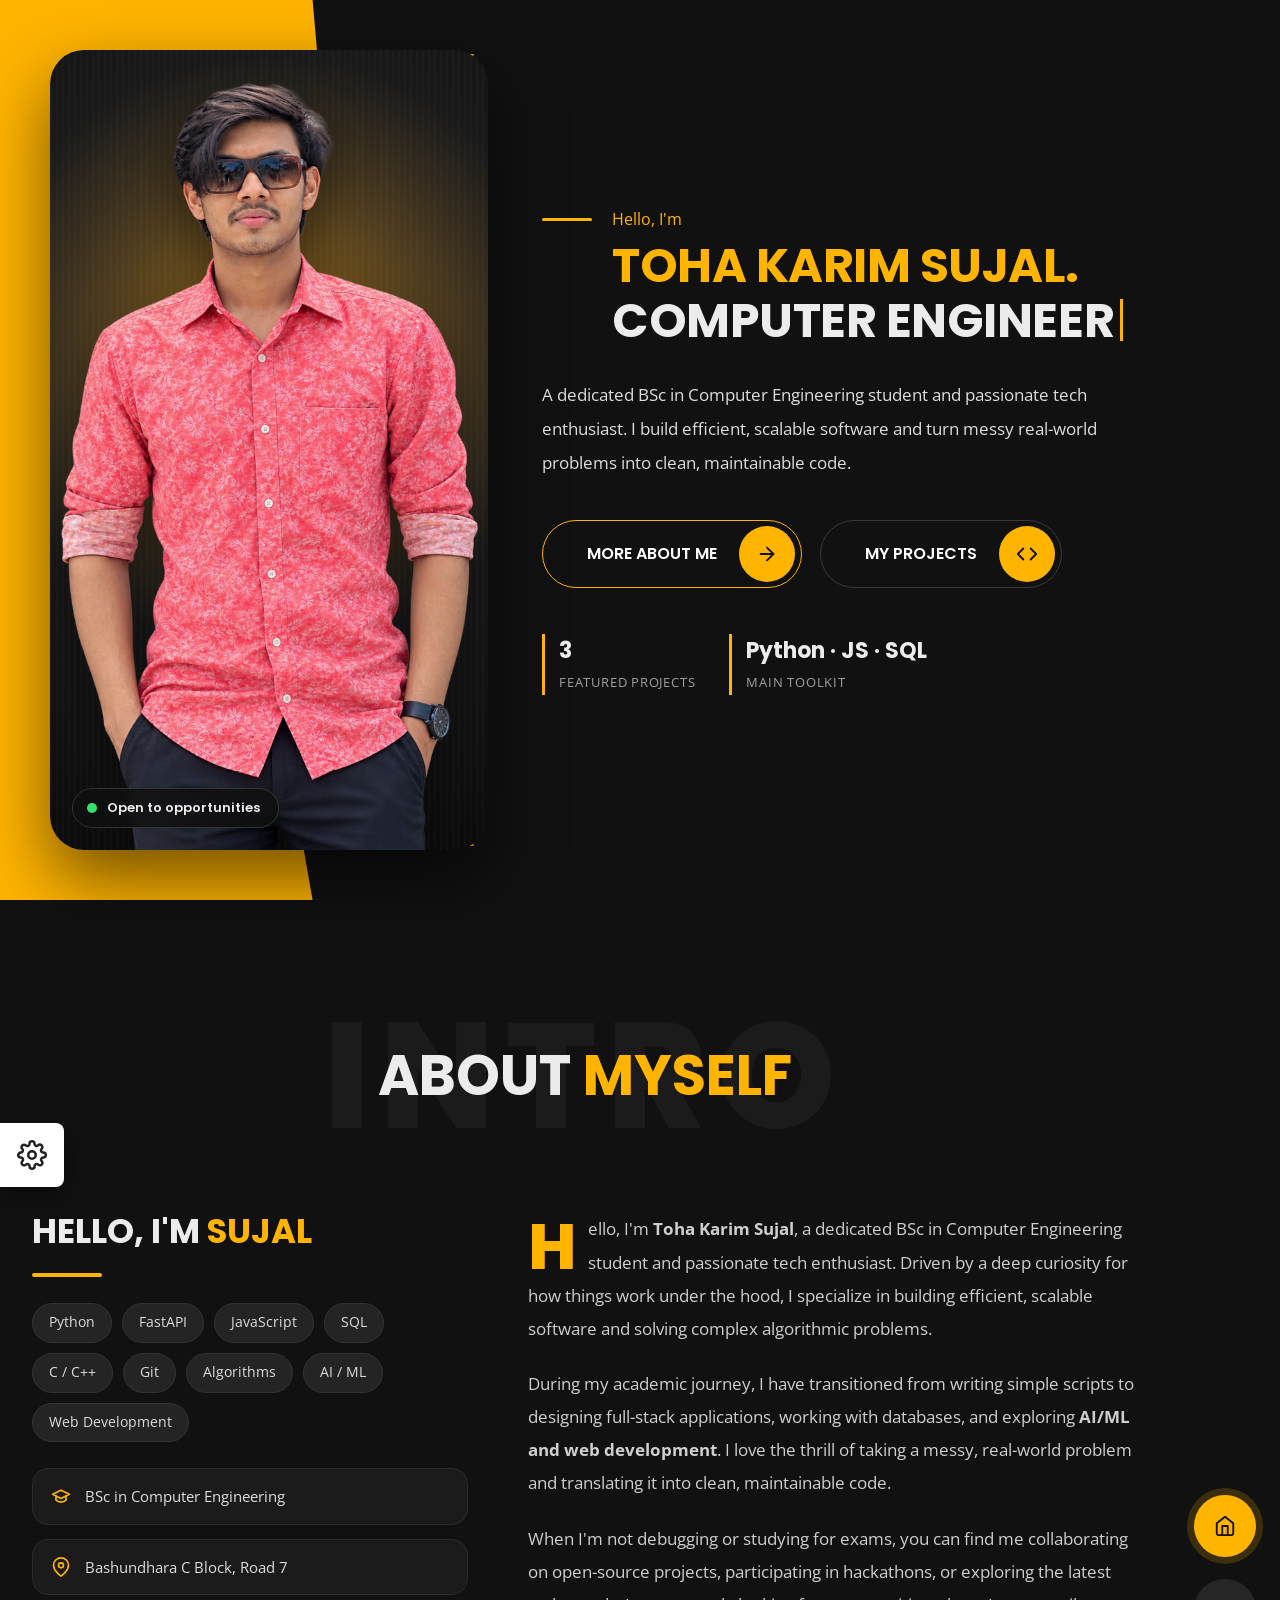
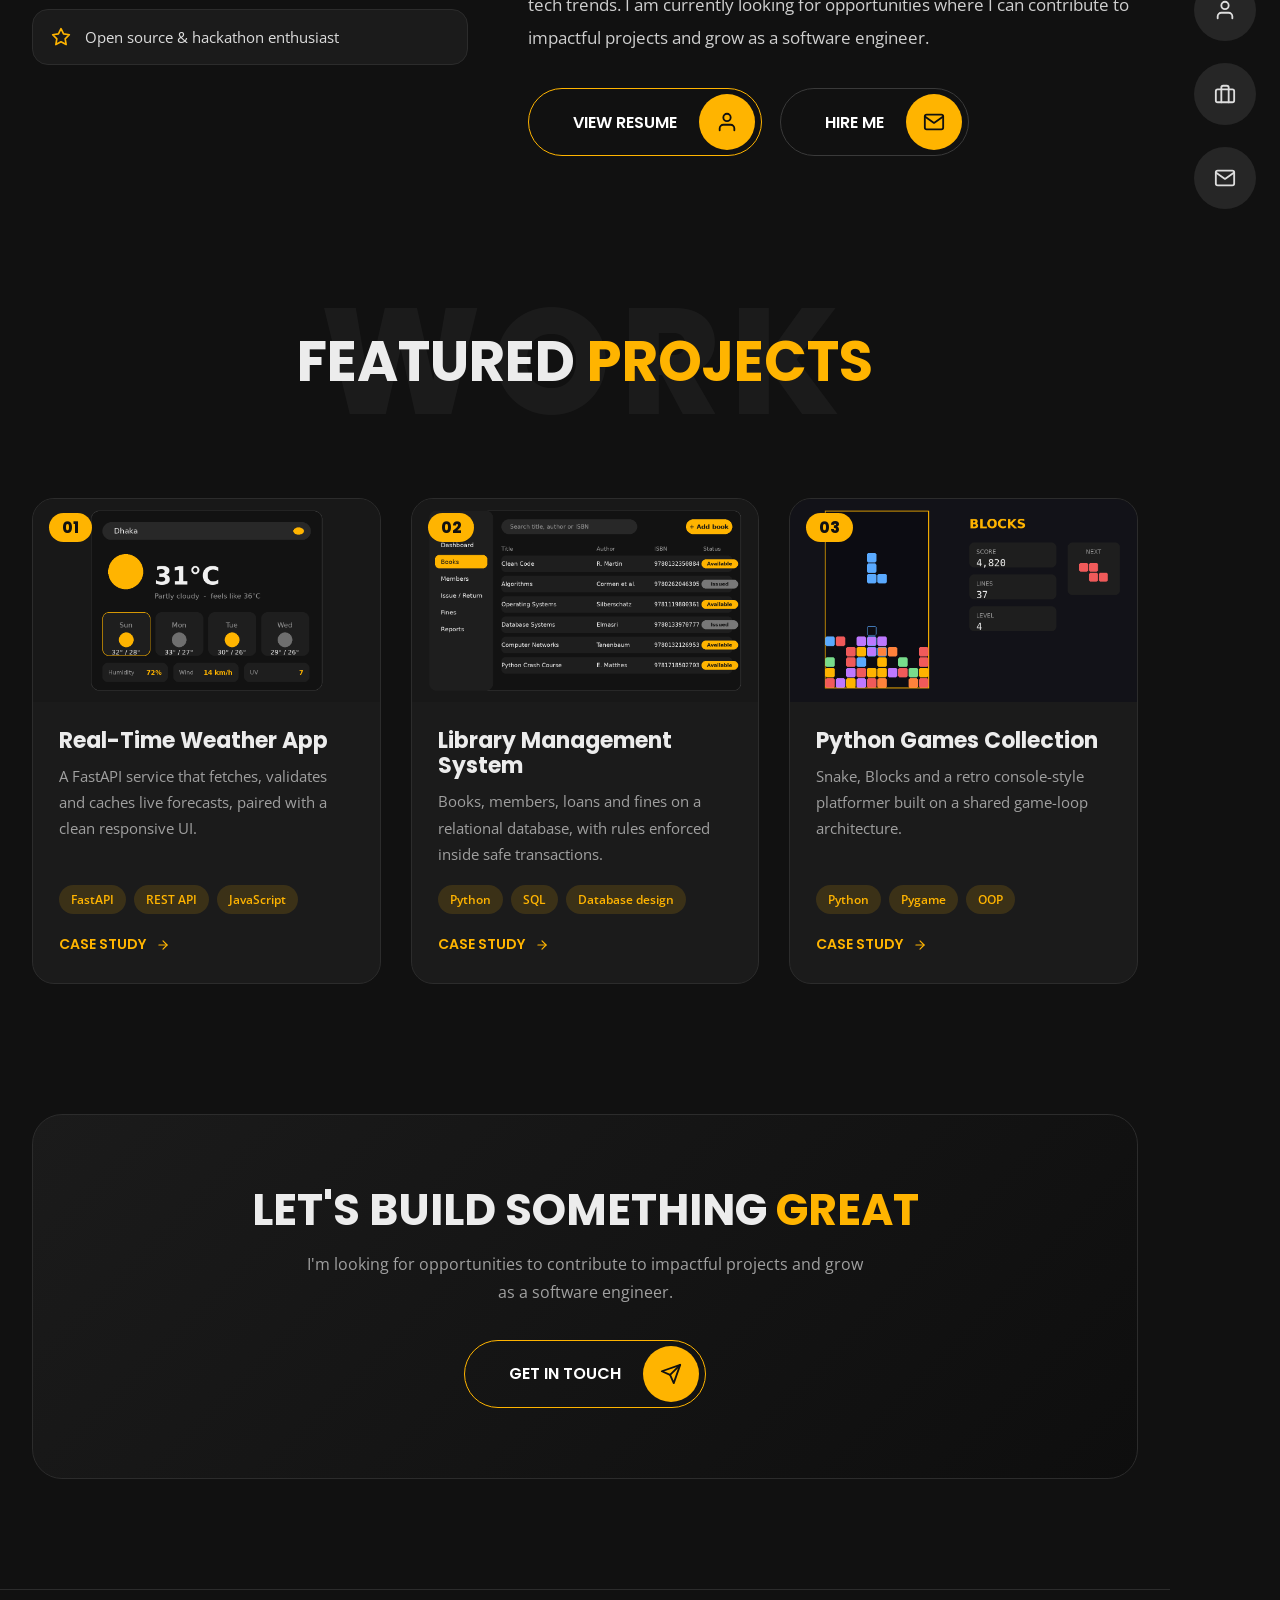
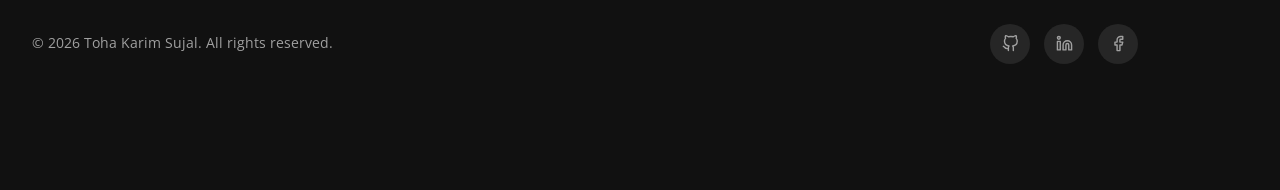
<file: index.html>
<!doctype html>
<html lang="en">
<head>
  <meta charset="utf-8">
  <meta name="viewport" content="width=device-width,initial-scale=1">
  <title>Toha Karim Sujal | Computer Engineer &amp; Developer</title>
  <meta name="description" content="Portfolio of Toha Karim Sujal, a BSc Computer Engineering student building efficient, scalable software.">
  <link rel="icon" href="images/favicon.svg" type="image/svg+xml">
  <link rel="preconnect" href="https://fonts.googleapis.com">
  <link rel="preconnect" href="https://fonts.gstatic.com" crossorigin>
  <link href="https://fonts.googleapis.com/css2?family=Open+Sans:wght@400;600;700&family=Poppins:wght@500;600;700;800&display=swap" rel="stylesheet">
  <link rel="stylesheet" href="css/style.css">
  <script>document.documentElement.classList.add('js')</script>
</head>
<body data-page="home">

<!-- ============ HERO ============ -->
<header class="hero">
  <div class="hero-photo">
    <div class="photo-card">
      <img src="images/profile.png" alt="Portrait of Toha Karim Sujal" width="653" height="1200">
      <div class="badge"><b></b> Open to opportunities</div>
    </div>
  </div>

  <div class="hero-text">
    <div class="hi reveal">Hello, I'm</div>
    <h1 class="reveal d1">
      <span class="name">Toha Karim Sujal.</span>
      <span class="role"><span id="typed" data-words="Computer Engineer|Software Developer|Problem Solver|Tech Enthusiast">Computer Engineer</span><span class="cursor"></span></span>
    </h1>
    <p class="reveal d2">
      A dedicated BSc in Computer Engineering student and passionate tech enthusiast. I build efficient, scalable
      software and turn messy real-world problems into clean, maintainable code.
    </p>
    <div class="btn-row reveal d3">
      <a class="btn" href="resume.html">More about me <span class="circle"><i data-icon="arrow"></i></span></a>
      <a class="btn ghost" href="projects.html">My projects <span class="circle"><i data-icon="code"></i></span></a>
    </div>
    <div class="hero-meta reveal d3">
      <div><b>3</b><small>Featured projects</small></div>
      <div><b>Python &middot; JS &middot; SQL</b><small>Main toolkit</small></div>
    </div>
  </div>
</header>

<!-- ============ INTRODUCTION ============ -->
<section id="intro">
  <div class="container">
    <div class="sec-title reveal" data-bg="Intro"><h2>About <em>Myself</em></h2></div>

    <div class="intro-grid">
      <aside class="intro-aside reveal">
        <h3>Hello, I'm <span class="accent">Sujal</span></h3>
        <div class="line"></div>
        <div class="chips">
          <span class="chip">Python</span><span class="chip">FastAPI</span><span class="chip">JavaScript</span>
          <span class="chip">SQL</span><span class="chip">C / C++</span><span class="chip">Git</span>
          <span class="chip">Algorithms</span><span class="chip">AI / ML</span><span class="chip">Web Development</span>
        </div>
        <ul class="facts">
          <li><i data-icon="cap"></i> BSc in Computer Engineering</li>
          <li><i data-icon="pin"></i> <span data-cfg="address">Bashundhara C Block, Road 7</span></li>
          <li><i data-icon="star"></i> Open source &amp; hackathon enthusiast</li>
        </ul>
      </aside>

      <div class="intro-text reveal d1">
        <p>Hello, I'm <b>Toha Karim Sujal</b>, a dedicated BSc in Computer Engineering student and passionate tech
          enthusiast. Driven by a deep curiosity for how things work under the hood, I specialize in building efficient,
          scalable software and solving complex algorithmic problems.</p>
        <p>During my academic journey, I have transitioned from writing simple scripts to designing full-stack
          applications, working with databases, and exploring <b>AI/ML and web development</b>. I love the thrill of taking a
          messy, real-world problem and translating it into clean, maintainable code.</p>
        <p>When I'm not debugging or studying for exams, you can find me collaborating on open-source projects,
          participating in hackathons, or exploring the latest tech trends. I am currently looking for opportunities where
          I can contribute to impactful projects and grow as a software engineer.</p>
        <div class="btn-row" style="margin-top:34px">
          <a class="btn" href="resume.html">View resume <span class="circle"><i data-icon="user"></i></span></a>
          <a class="btn ghost" href="contact.html">Hire me <span class="circle"><i data-icon="mail"></i></span></a>
        </div>
      </div>
    </div>
  </div>
</section>

<!-- ============ FEATURED PROJECTS ============ -->
<section id="featured" style="padding-top:30px">
  <div class="container">
    <div class="sec-title reveal" data-bg="Work"><h2>Featured <em>Projects</em></h2></div>
    <div class="cards">
      <a class="card reveal" href="project-weather.html">
        <div class="thumb"><img src="images/projects/weather-ui.png" alt="Weather app interface" loading="lazy"><span class="num">01</span></div>
        <div class="body">
          <h3>Real-Time Weather App</h3>
          <p>A FastAPI service that fetches, validates and caches live forecasts, paired with a clean responsive UI.</p>
          <div class="tags"><span>FastAPI</span><span>REST API</span><span>JavaScript</span></div>
          <span class="link-arrow">Case study <i data-icon="arrow"></i></span>
        </div>
      </a>
      <a class="card reveal d1" href="project-library.html">
        <div class="thumb"><img src="images/projects/library-ui.png" alt="Library management dashboard" loading="lazy"><span class="num">02</span></div>
        <div class="body">
          <h3>Library Management System</h3>
          <p>Books, members, loans and fines on a relational database, with rules enforced inside safe transactions.</p>
          <div class="tags"><span>Python</span><span>SQL</span><span>Database design</span></div>
          <span class="link-arrow">Case study <i data-icon="arrow"></i></span>
        </div>
      </a>
      <a class="card reveal d2" href="project-games.html">
        <div class="thumb"><img src="images/projects/game-blocks.png" alt="Blocks puzzle game" loading="lazy"><span class="num">03</span></div>
        <div class="body">
          <h3>Python Games Collection</h3>
          <p>Snake, Blocks and a retro console-style platformer built on a shared game-loop architecture.</p>
          <div class="tags"><span>Python</span><span>Pygame</span><span>OOP</span></div>
          <span class="link-arrow">Case study <i data-icon="arrow"></i></span>
        </div>
      </a>
    </div>
  </div>
</section>

<section style="padding-top:20px">
  <div class="container">
    <div class="cta reveal">
      <h2>Let's build something <span class="accent">great</span></h2>
      <p>I'm looking for opportunities to contribute to impactful projects and grow as a software engineer.</p>
      <a class="btn" href="contact.html">Get in touch <span class="circle"><i data-icon="send"></i></span></a>
    </div>
  </div>
</section>

<script src="js/icons.js"></script>
<script src="js/main.js"></script>
</body>
</html>
</file>
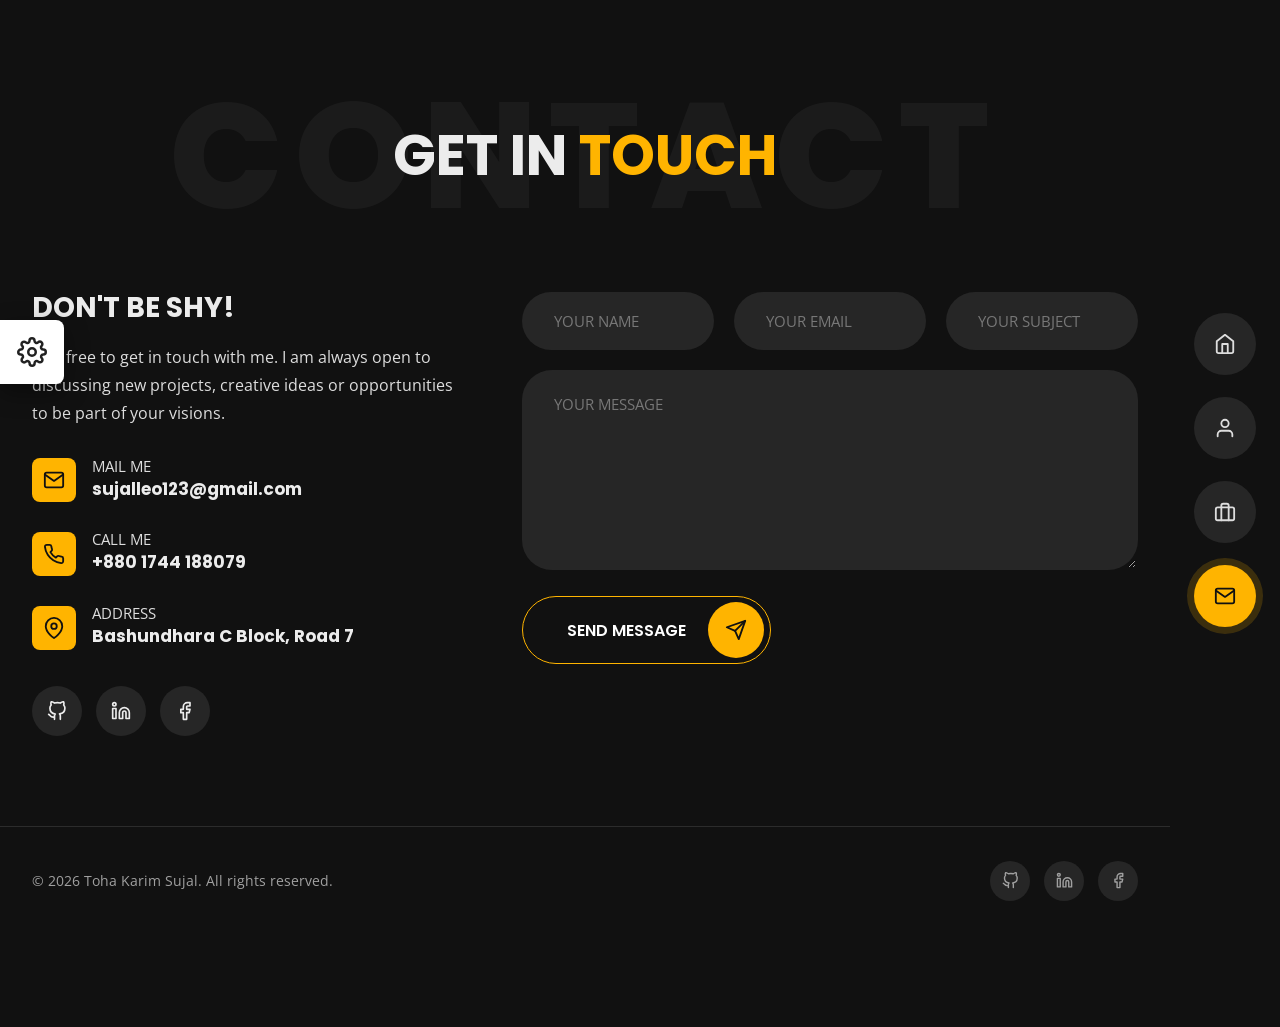
<file: contact.html>
<!doctype html>
<html lang="en">
<head>
  <meta charset="utf-8">
  <meta name="viewport" content="width=device-width,initial-scale=1">
  <title>Contact | Toha Karim Sujal</title>
  <meta name="description" content="Get in touch with Toha Karim Sujal.">
  <link rel="icon" href="images/favicon.svg" type="image/svg+xml">
  <link rel="preconnect" href="https://fonts.googleapis.com">
  <link rel="preconnect" href="https://fonts.gstatic.com" crossorigin>
  <link href="https://fonts.googleapis.com/css2?family=Open+Sans:wght@400;600;700&family=Poppins:wght@500;600;700;800&display=swap" rel="stylesheet">
  <link rel="stylesheet" href="css/style.css">
  <script>document.documentElement.classList.add('js')</script>
</head>
<body data-page="contact">

<section style="padding-top:90px;padding-bottom:90px">
  <div class="container">
    <div class="sec-title reveal" data-bg="Contact"><h2>Get In <em>Touch</em></h2></div>

    <div class="contact-grid">
      <div class="reveal">
        <h3>Don't be shy!</h3>
        <p>Feel free to get in touch with me. I am always open to discussing new projects, creative ideas or
          opportunities to be part of your visions.</p>

        <div class="c-item"><span class="ico"><i data-icon="mail"></i></span>
          <div><small>Mail me</small><b><a href="mailto:sijalleo123@gmail.com" data-cfg="email">sijalleo123@gmail.com</a></b></div></div>
        <div class="c-item"><span class="ico"><i data-icon="phone"></i></span>
          <div><small>Call me</small><b><a href="tel:+8801744188079" data-cfg="phone">+880 1744 188079</a></b></div></div>
        <div class="c-item"><span class="ico"><i data-icon="pin"></i></span>
          <div><small>Address</small><b data-cfg="address">Bashundhara C Block, Road 7</b></div></div>

        <div class="socials" data-cfg="socials"></div>
      </div>

      <form class="form reveal d1" id="contactForm" autocomplete="on">
        <input type="text" name="name" placeholder="Your name" required>
        <input type="email" name="email" placeholder="Your email" required>
        <input type="text" name="subject" placeholder="Your subject" required>
        <textarea name="message" placeholder="Your message" required></textarea>
        <button class="btn" type="submit">Send message <span class="circle"><i data-icon="send"></i></span></button>
      </form>
    </div>
  </div>
</section>

<script src="js/icons.js"></script>
<script src="js/main.js"></script>
</body>
</html>
</file>
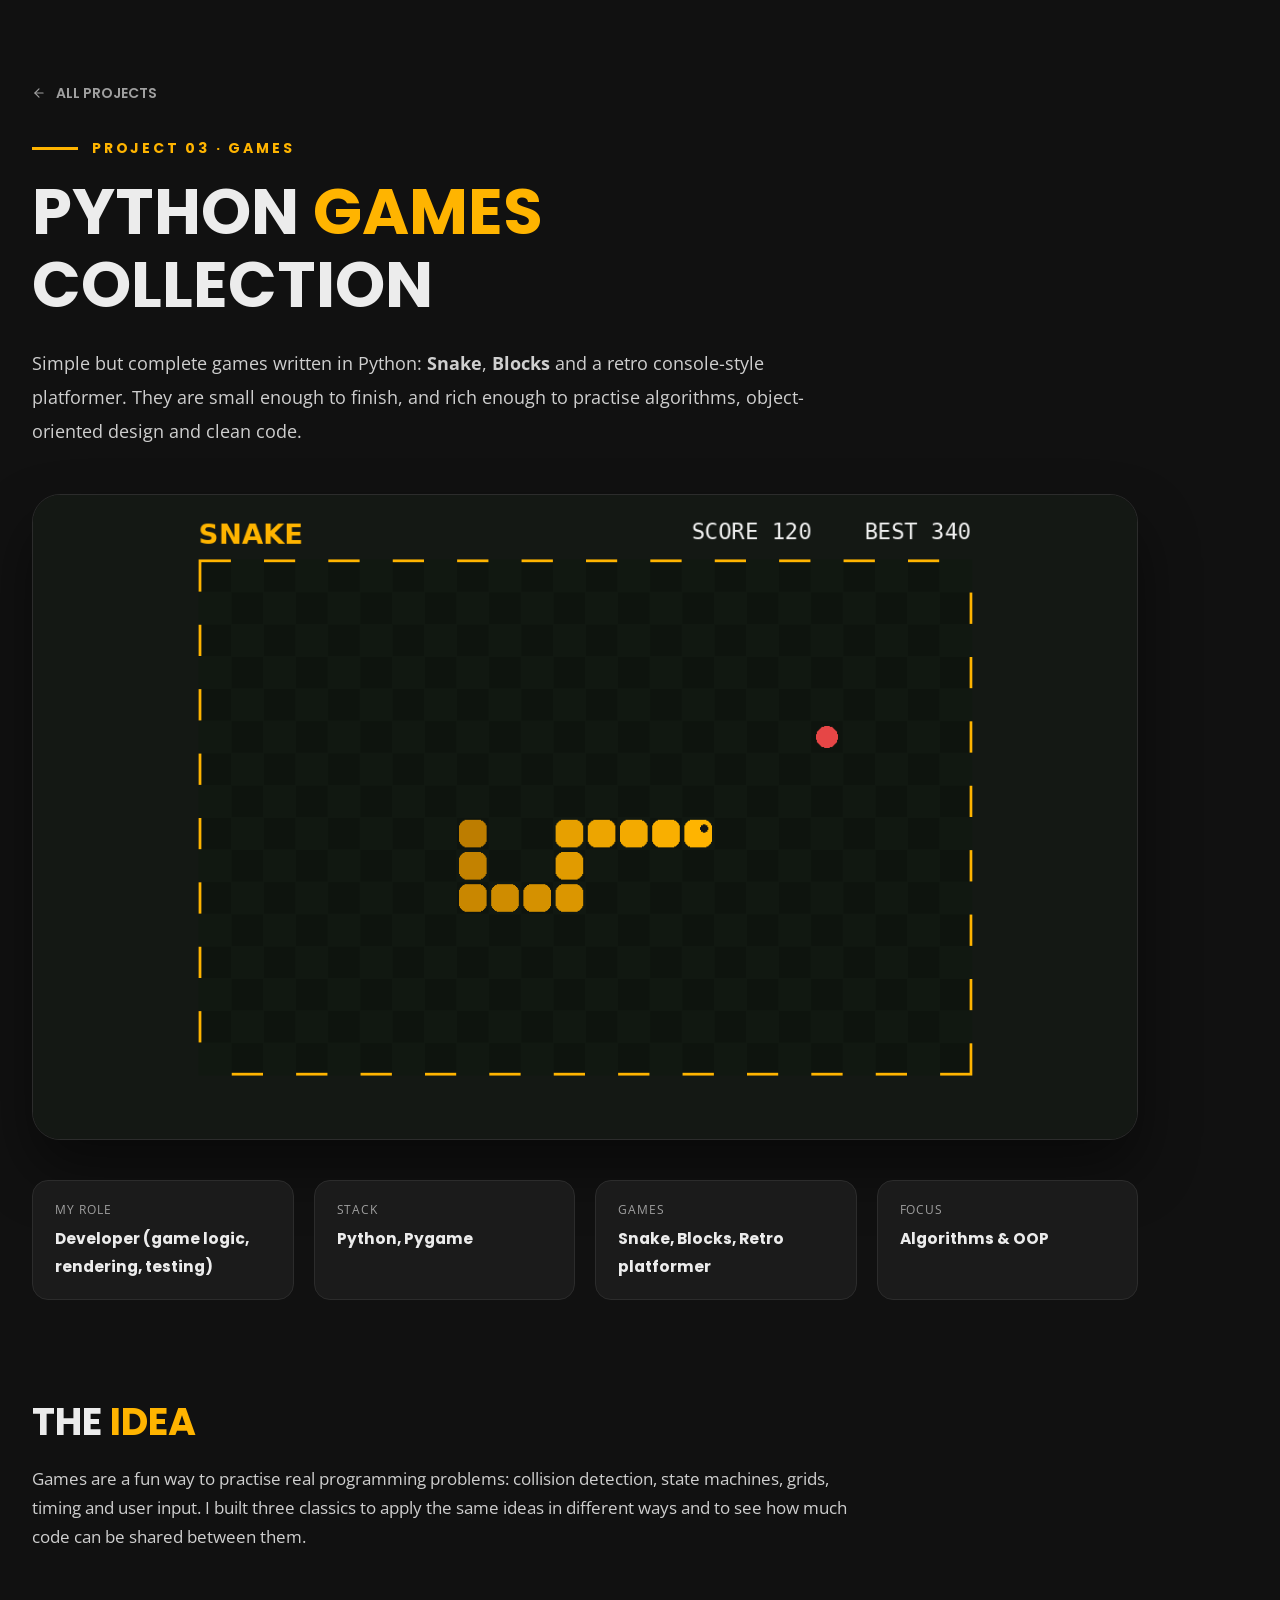
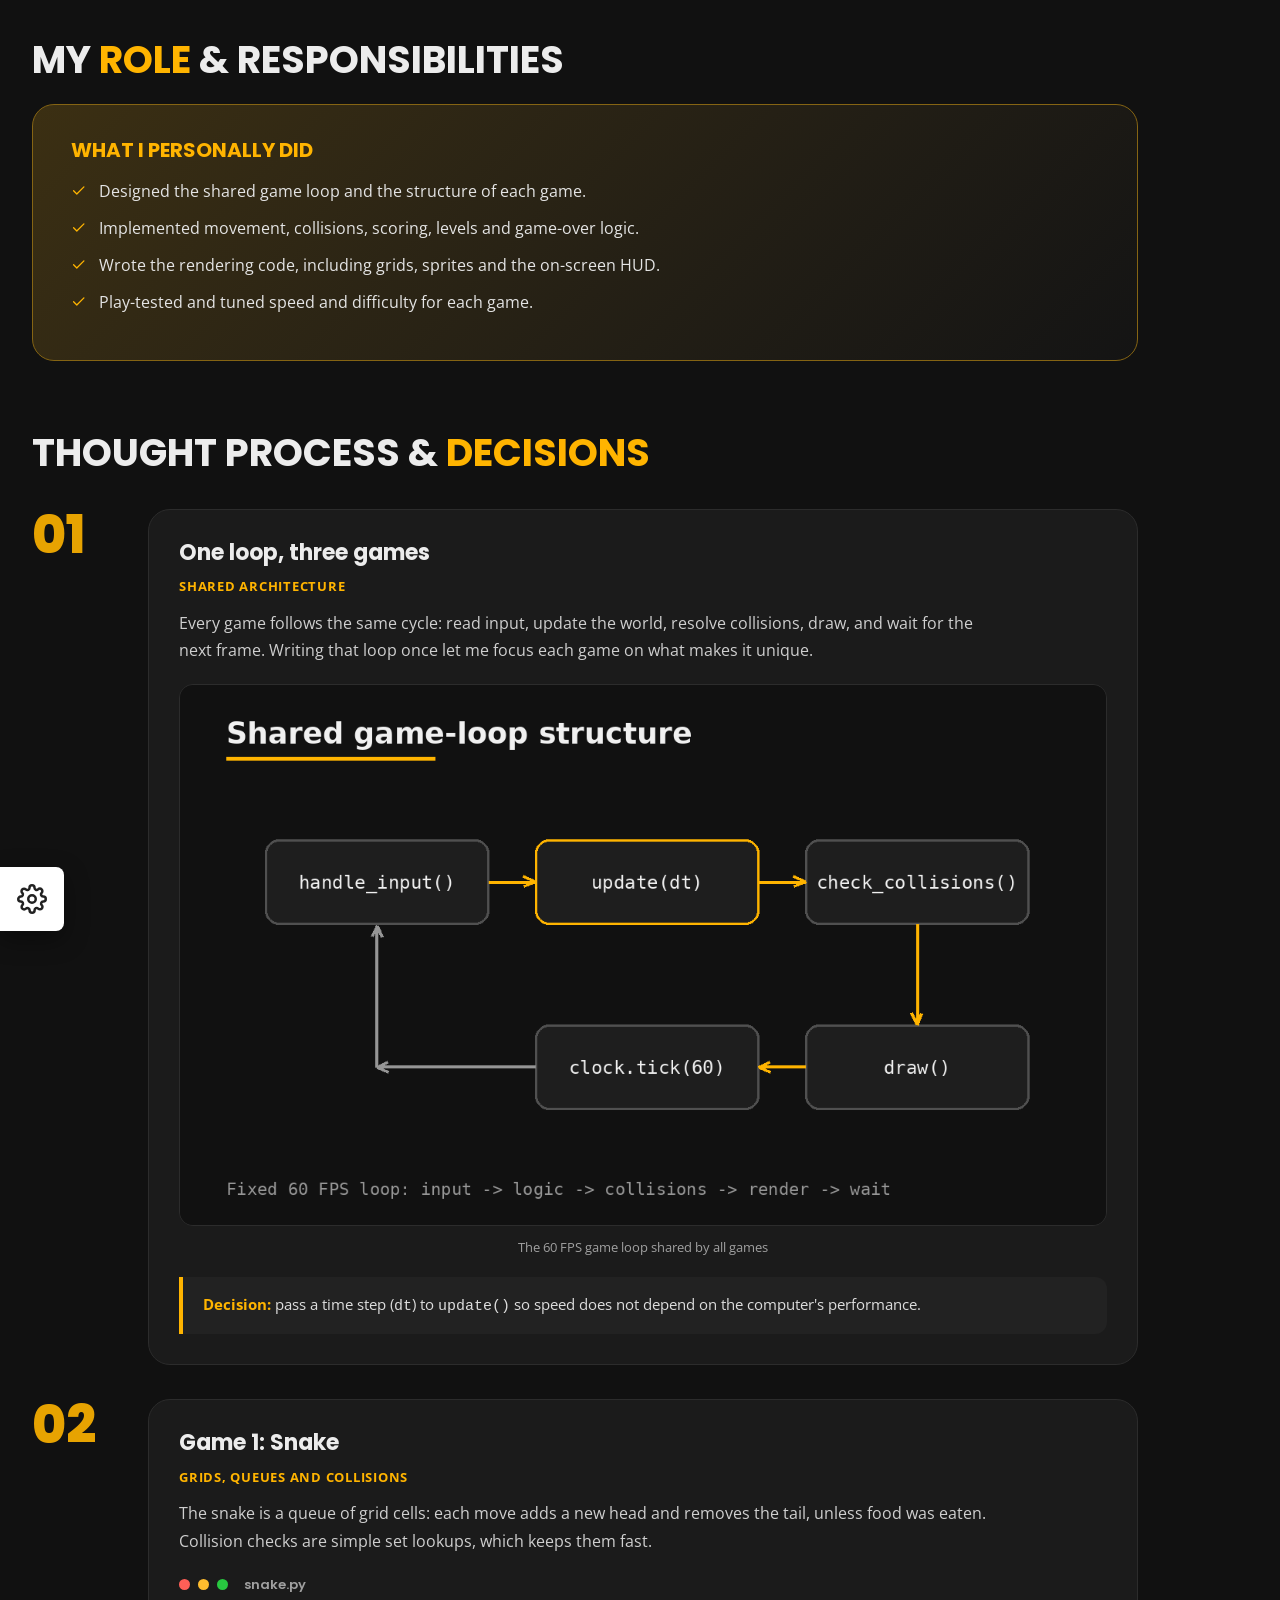
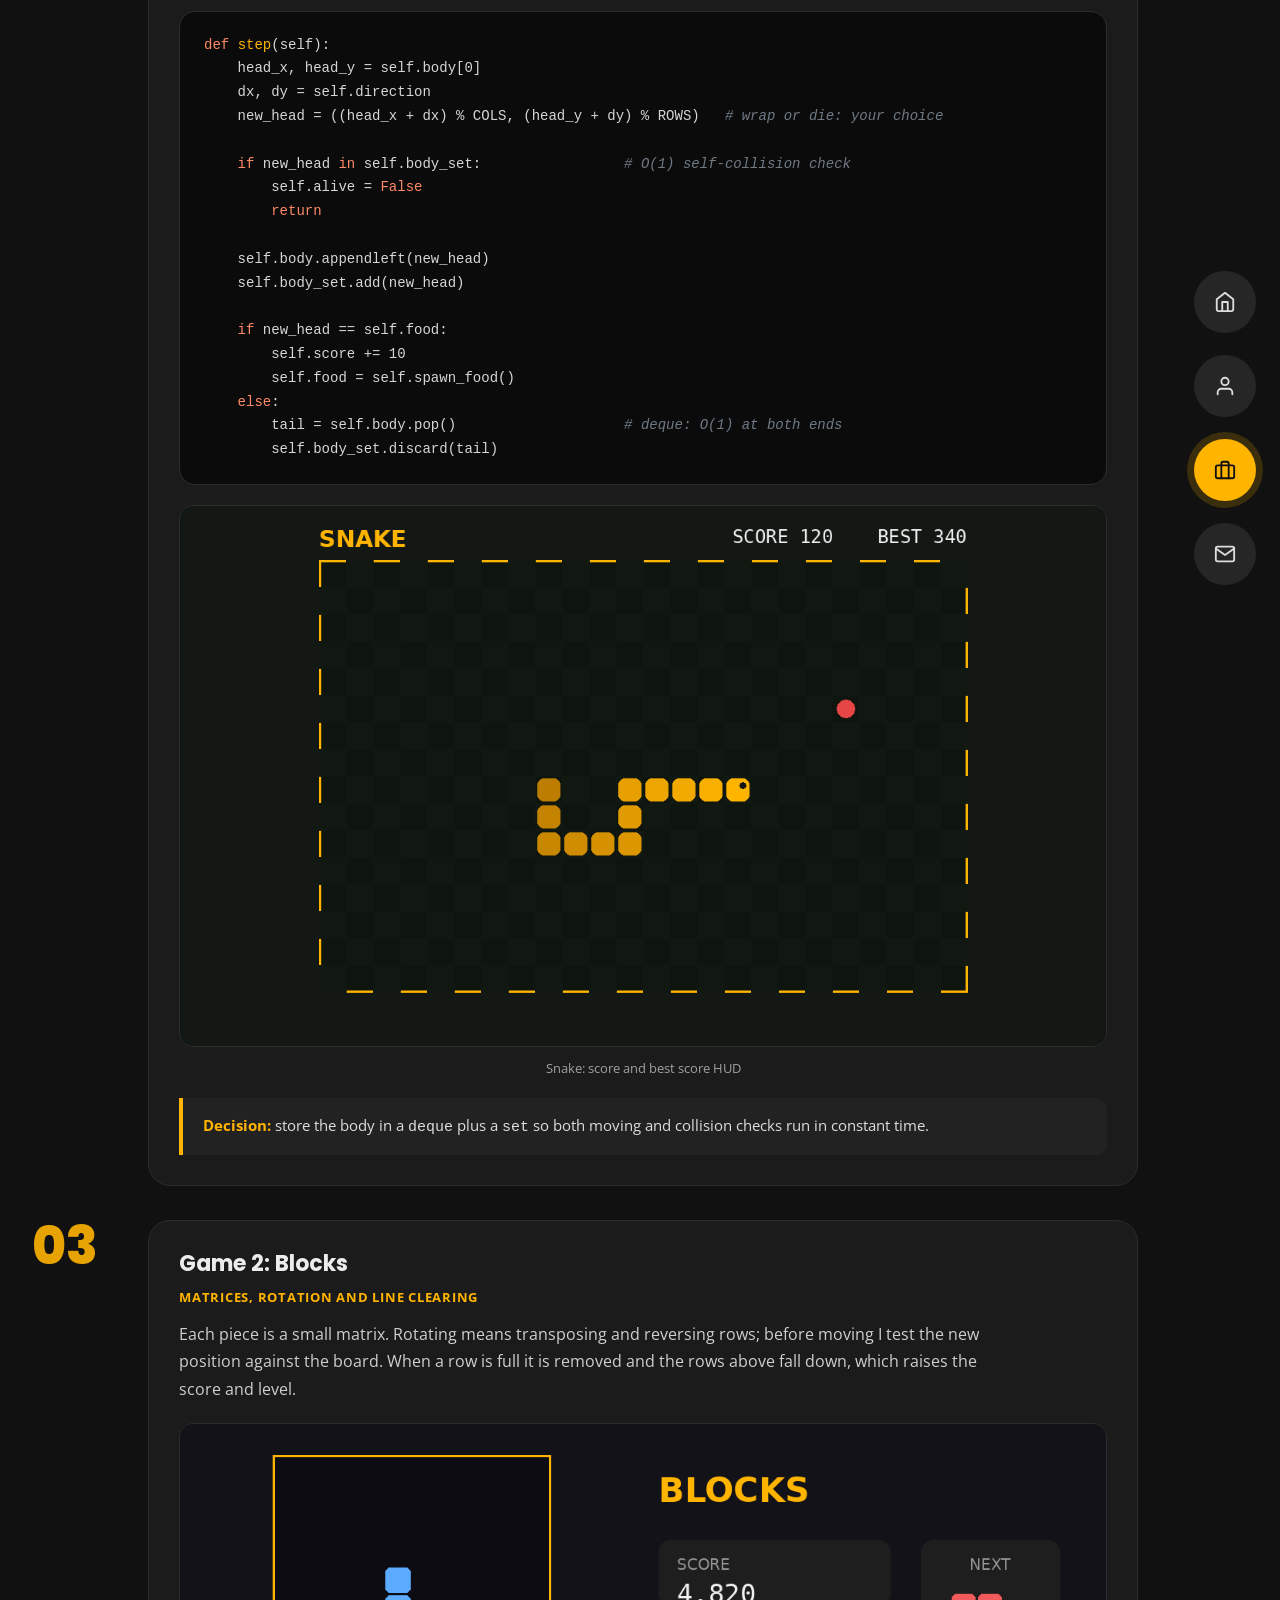
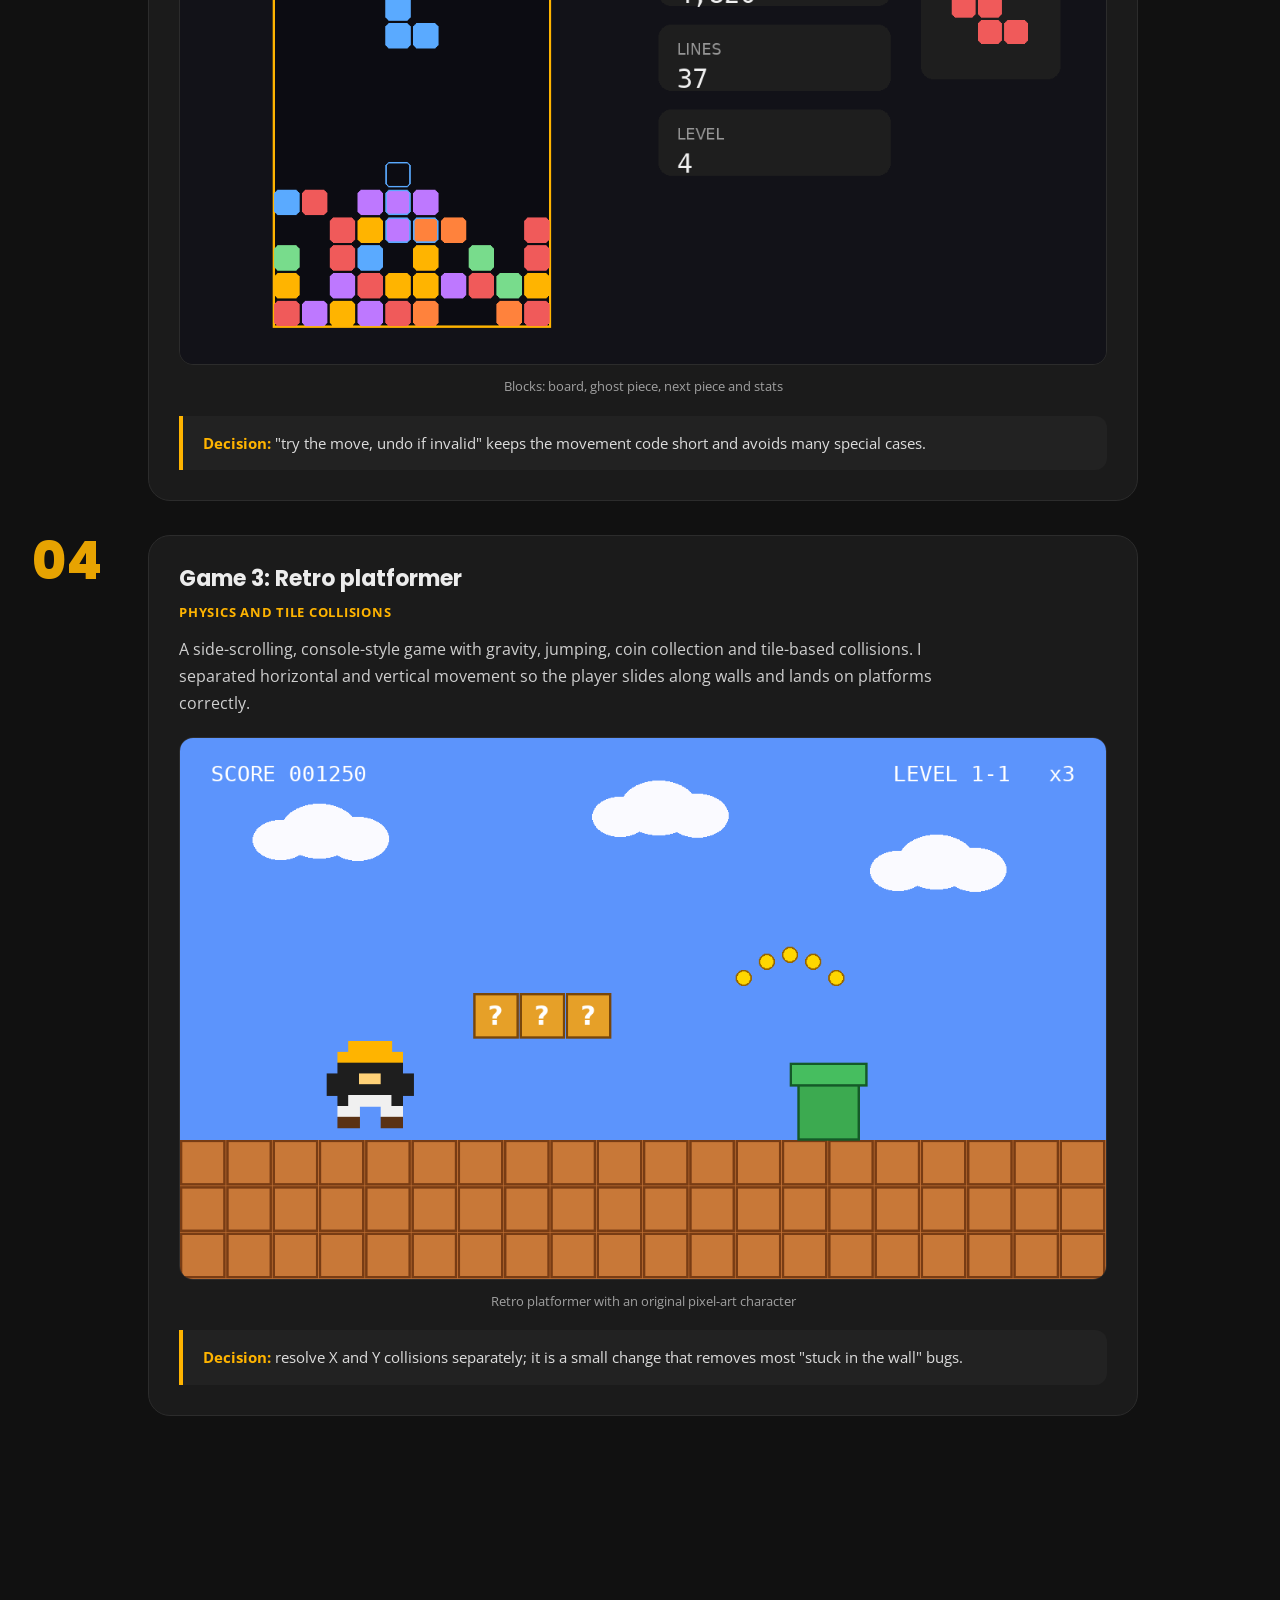
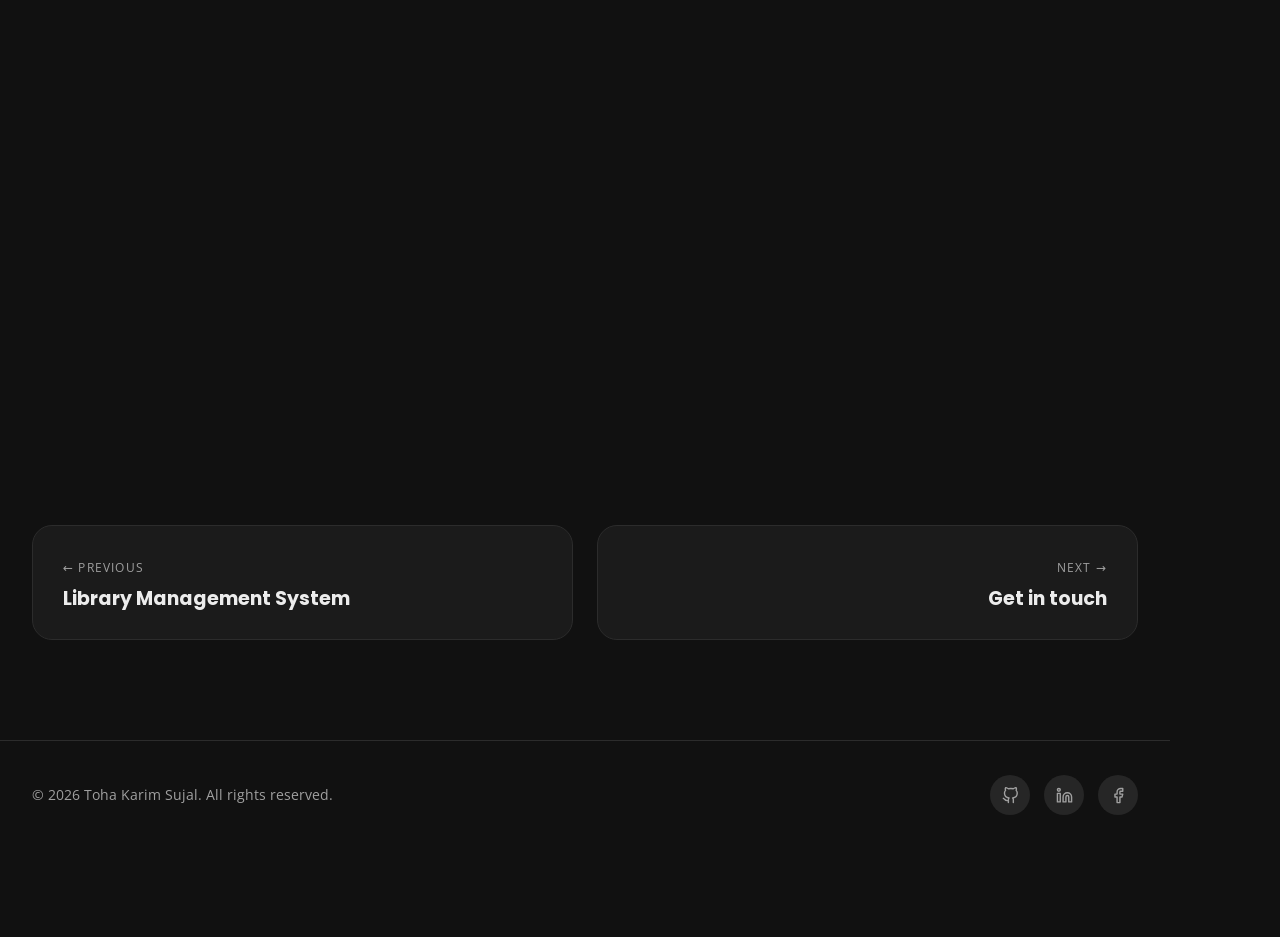
<file: project-games.html>
<!doctype html>
<html lang="en">
<head>
  <meta charset="utf-8">
  <meta name="viewport" content="width=device-width,initial-scale=1">
  <title>Python Games Collection | Toha Karim Sujal</title>
  <meta name="description" content="Case study: simple games in Python - Snake, Blocks and a retro platformer.">
  <link rel="icon" href="images/favicon.svg" type="image/svg+xml">
  <link rel="preconnect" href="https://fonts.googleapis.com">
  <link rel="preconnect" href="https://fonts.gstatic.com" crossorigin>
  <link href="https://fonts.googleapis.com/css2?family=Open+Sans:wght@400;600;700&family=Poppins:wght@500;600;700;800&display=swap" rel="stylesheet">
  <link rel="stylesheet" href="css/style.css">
  <script>document.documentElement.classList.add('js')</script>
</head>
<body data-page="projects">

<div class="container">
  <div class="proj-hero">
    <a class="back" href="projects.html"><i data-icon="back"></i> All projects</a>
    <div class="kicker reveal">Project 03 &middot; Games</div>
    <h1 class="reveal d1">Python <em>Games</em> Collection</h1>
    <p class="lead reveal d2">Simple but complete games written in Python: <b>Snake</b>, <b>Blocks</b> and a retro console-style platformer.
      They are small enough to finish, and rich enough to practise algorithms, object-oriented design and clean code.</p>

    <div class="cover reveal"><img src="images/projects/game-snake.png" alt="Snake game screenshot" data-zoom></div>

    <div class="meta reveal">
      <div><small>My role</small><b>Developer (game logic, rendering, testing)</b></div>
      <div><small>Stack</small><b>Python, Pygame</b></div>
      <div><small>Games</small><b>Snake, Blocks, Retro platformer</b></div>
      <div><small>Focus</small><b>Algorithms &amp; OOP</b></div>
    </div>
  </div>

  <div class="block reveal">
    <h2>The <em>idea</em></h2>
    <p>Games are a fun way to practise real programming problems: collision detection, state machines, grids, timing and user input.
      I built three classics to apply the same ideas in different ways and to see how much code can be shared between them.</p>
  </div>

  <div class="block reveal">
    <h2>My <em>role</em> &amp; responsibilities</h2>
    <div class="role-box">
      <h3>What I personally did</h3>
      <ul>
        <li><i data-icon="check"></i> Designed the shared game loop and the structure of each game.</li>
        <li><i data-icon="check"></i> Implemented movement, collisions, scoring, levels and game-over logic.</li>
        <li><i data-icon="check"></i> Wrote the rendering code, including grids, sprites and the on-screen HUD.</li>
        <li><i data-icon="check"></i> Play-tested and tuned speed and difficulty for each game.</li>
      </ul>
    </div>
  </div>

  <div class="block">
    <h2>Thought process &amp; <em>decisions</em></h2>
    <div class="steps">
      <div class="step reveal">
        <div class="no">01</div>
        <div class="content">
          <h3>One loop, three games</h3><span class="why">Shared architecture</span>
          <p>Every game follows the same cycle: read input, update the world, resolve collisions, draw, and wait for the next frame.
            Writing that loop once let me focus each game on what makes it unique.</p>
          <figure><img src="images/projects/games-loop.png" alt="Game loop diagram" data-zoom loading="lazy">
            <figcaption>The 60 FPS game loop shared by all games</figcaption></figure>
          <div class="decision"><b>Decision:</b> pass a time step (<code>dt</code>) to <code>update()</code> so speed does not depend on the computer's performance.</div>
        </div>
      </div>

      <div class="step reveal">
        <div class="no">02</div>
        <div class="content">
          <h3>Game 1: Snake</h3><span class="why">Grids, queues and collisions</span>
          <p>The snake is a queue of grid cells: each move adds a new head and removes the tail, unless food was eaten. Collision checks are
            simple set lookups, which keeps them fast.</p>
          <div class="code-title"><i></i><i></i><i></i><span>snake.py</span></div>
<pre><code><span class="k">def</span> <span class="f">step</span>(self):
    head_x, head_y = self.body[0]
    dx, dy = self.direction
    new_head = ((head_x + dx) % COLS, (head_y + dy) % ROWS)   <span class="c"># wrap or die: your choice</span>

    <span class="k">if</span> new_head <span class="k">in</span> self.body_set:                 <span class="c"># O(1) self-collision check</span>
        self.alive = <span class="k">False</span>
        <span class="k">return</span>

    self.body.appendleft(new_head)
    self.body_set.add(new_head)

    <span class="k">if</span> new_head == self.food:
        self.score += 10
        self.food = self.spawn_food()
    <span class="k">else</span>:
        tail = self.body.pop()                    <span class="c"># deque: O(1) at both ends</span>
        self.body_set.discard(tail)</code></pre>
          <figure><img src="images/projects/game-snake.png" alt="Snake gameplay" data-zoom loading="lazy"><figcaption>Snake: score and best score HUD</figcaption></figure>
          <div class="decision"><b>Decision:</b> store the body in a <code>deque</code> plus a <code>set</code> so both moving and collision checks run in constant time.</div>
        </div>
      </div>

      <div class="step reveal">
        <div class="no">03</div>
        <div class="content">
          <h3>Game 2: Blocks</h3><span class="why">Matrices, rotation and line clearing</span>
          <p>Each piece is a small matrix. Rotating means transposing and reversing rows; before moving I test the new position against the board.
            When a row is full it is removed and the rows above fall down, which raises the score and level.</p>
          <figure><img src="images/projects/game-blocks.png" alt="Blocks game gameplay" data-zoom loading="lazy"><figcaption>Blocks: board, ghost piece, next piece and stats</figcaption></figure>
          <div class="decision"><b>Decision:</b> "try the move, undo if invalid" keeps the movement code short and avoids many special cases.</div>
        </div>
      </div>

      <div class="step reveal">
        <div class="no">04</div>
        <div class="content">
          <h3>Game 3: Retro platformer</h3><span class="why">Physics and tile collisions</span>
          <p>A side-scrolling, console-style game with gravity, jumping, coin collection and tile-based collisions. I separated horizontal and
            vertical movement so the player slides along walls and lands on platforms correctly.</p>
          <figure><img src="images/projects/game-retro.png" alt="Retro platformer gameplay" data-zoom loading="lazy"><figcaption>Retro platformer with an original pixel-art character</figcaption></figure>
          <div class="decision"><b>Decision:</b> resolve X and Y collisions separately; it is a small change that removes most "stuck in the wall" bugs.</div>
        </div>
      </div>
    </div>
  </div>

  <div class="block reveal">
    <h2>Game <em>gallery</em></h2>
    <div class="gallery">
      <figure><img src="images/projects/game-snake.png" alt="Snake" data-zoom loading="lazy"><figcaption>Snake</figcaption></figure>
      <figure><img src="images/projects/game-blocks.png" alt="Blocks" data-zoom loading="lazy"><figcaption>Blocks</figcaption></figure>
      <figure><img src="images/projects/game-retro.png" alt="Retro platformer" data-zoom loading="lazy"><figcaption>Retro platformer</figcaption></figure>
    </div>
  </div>

  <div class="block reveal">
    <h2>What I <em>learned</em></h2>
    <ul class="learn">
      <li><i data-icon="star"></i> Choosing the right data structure (deque, set, matrix) matters more than clever code.</li>
      <li><i data-icon="star"></i> A shared architecture saves time and makes each new game easier to build.</li>
      <li><i data-icon="star"></i> Play-testing finds bugs that unit tests never imagine.</li>
    </ul>
  </div>

  <div class="pn">
    <a href="project-library.html"><small>&larr; Previous</small><b>Library Management System</b></a>
    <a class="next" href="contact.html"><small>Next &rarr;</small><b>Get in touch</b></a>
  </div>
</div>
<div style="height:100px"></div>

<script src="js/icons.js"></script>
<script src="js/main.js"></script>
</body>
</html>
</file>
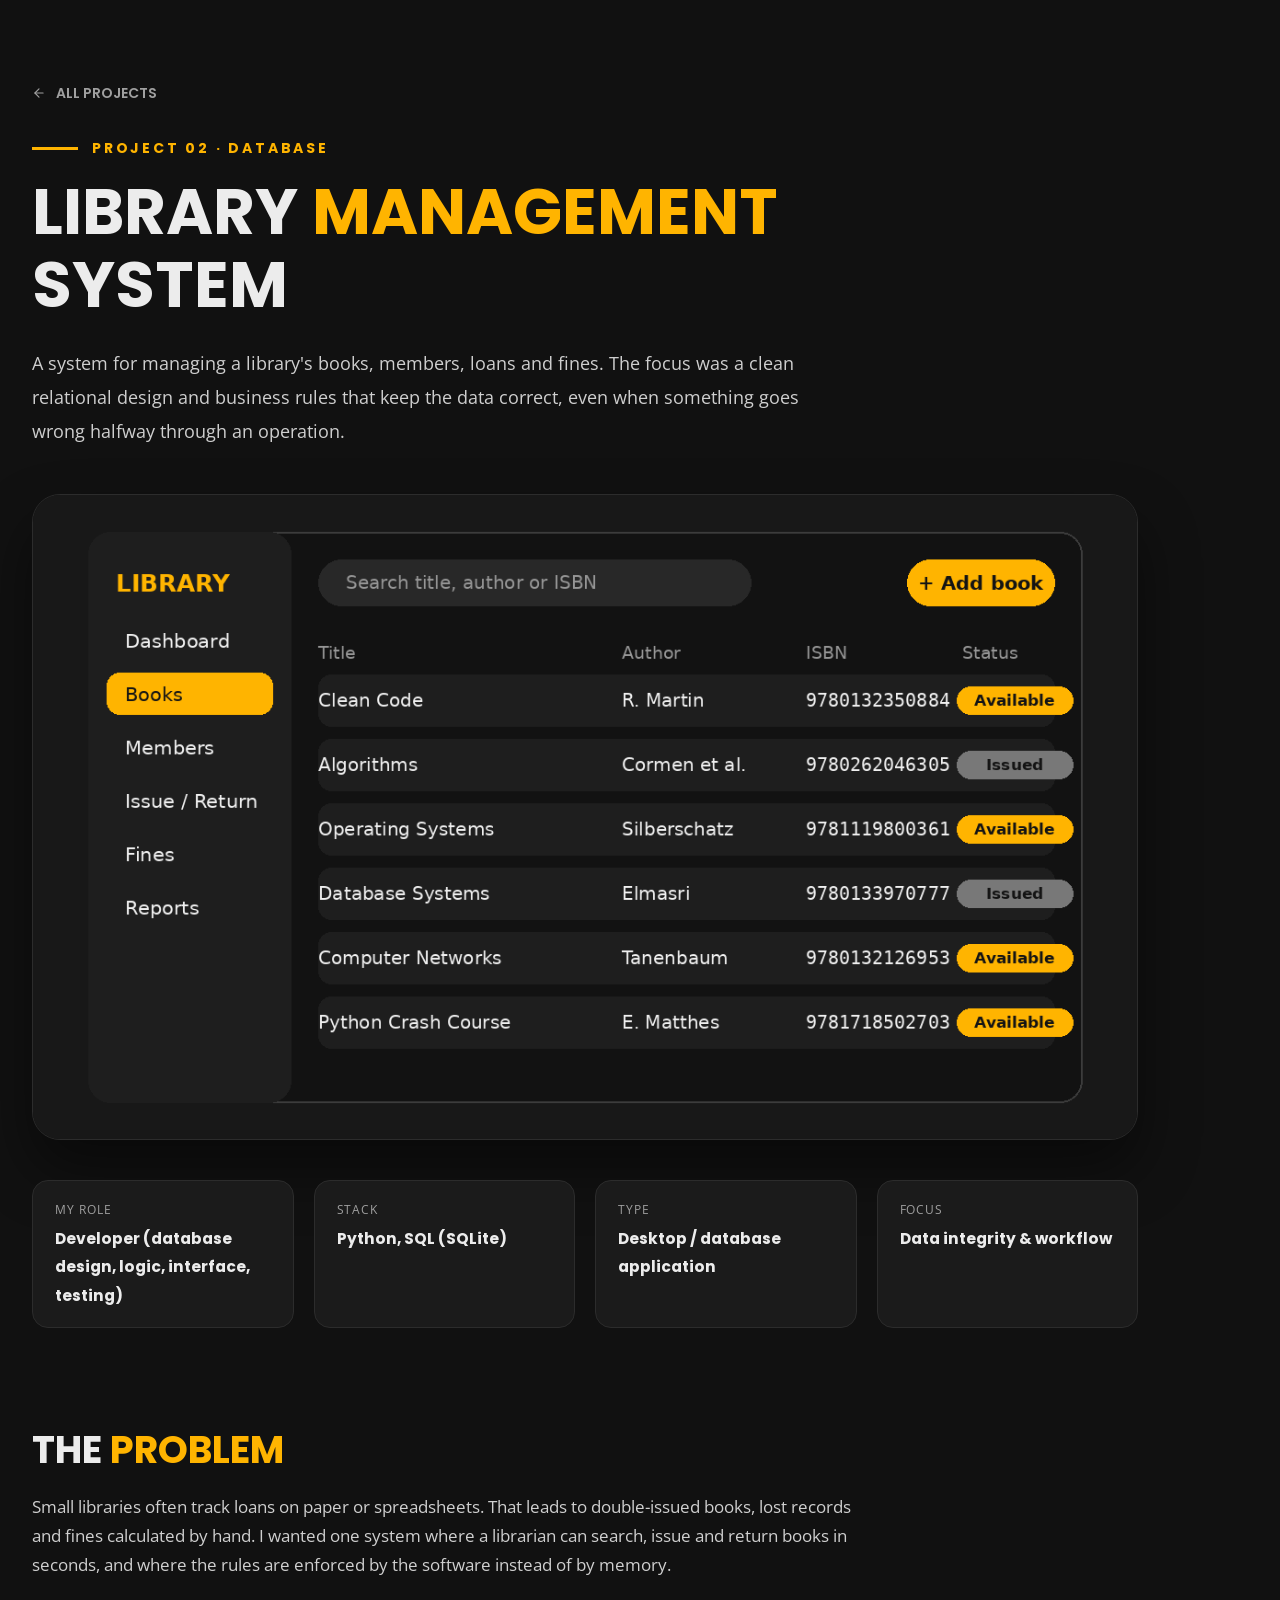
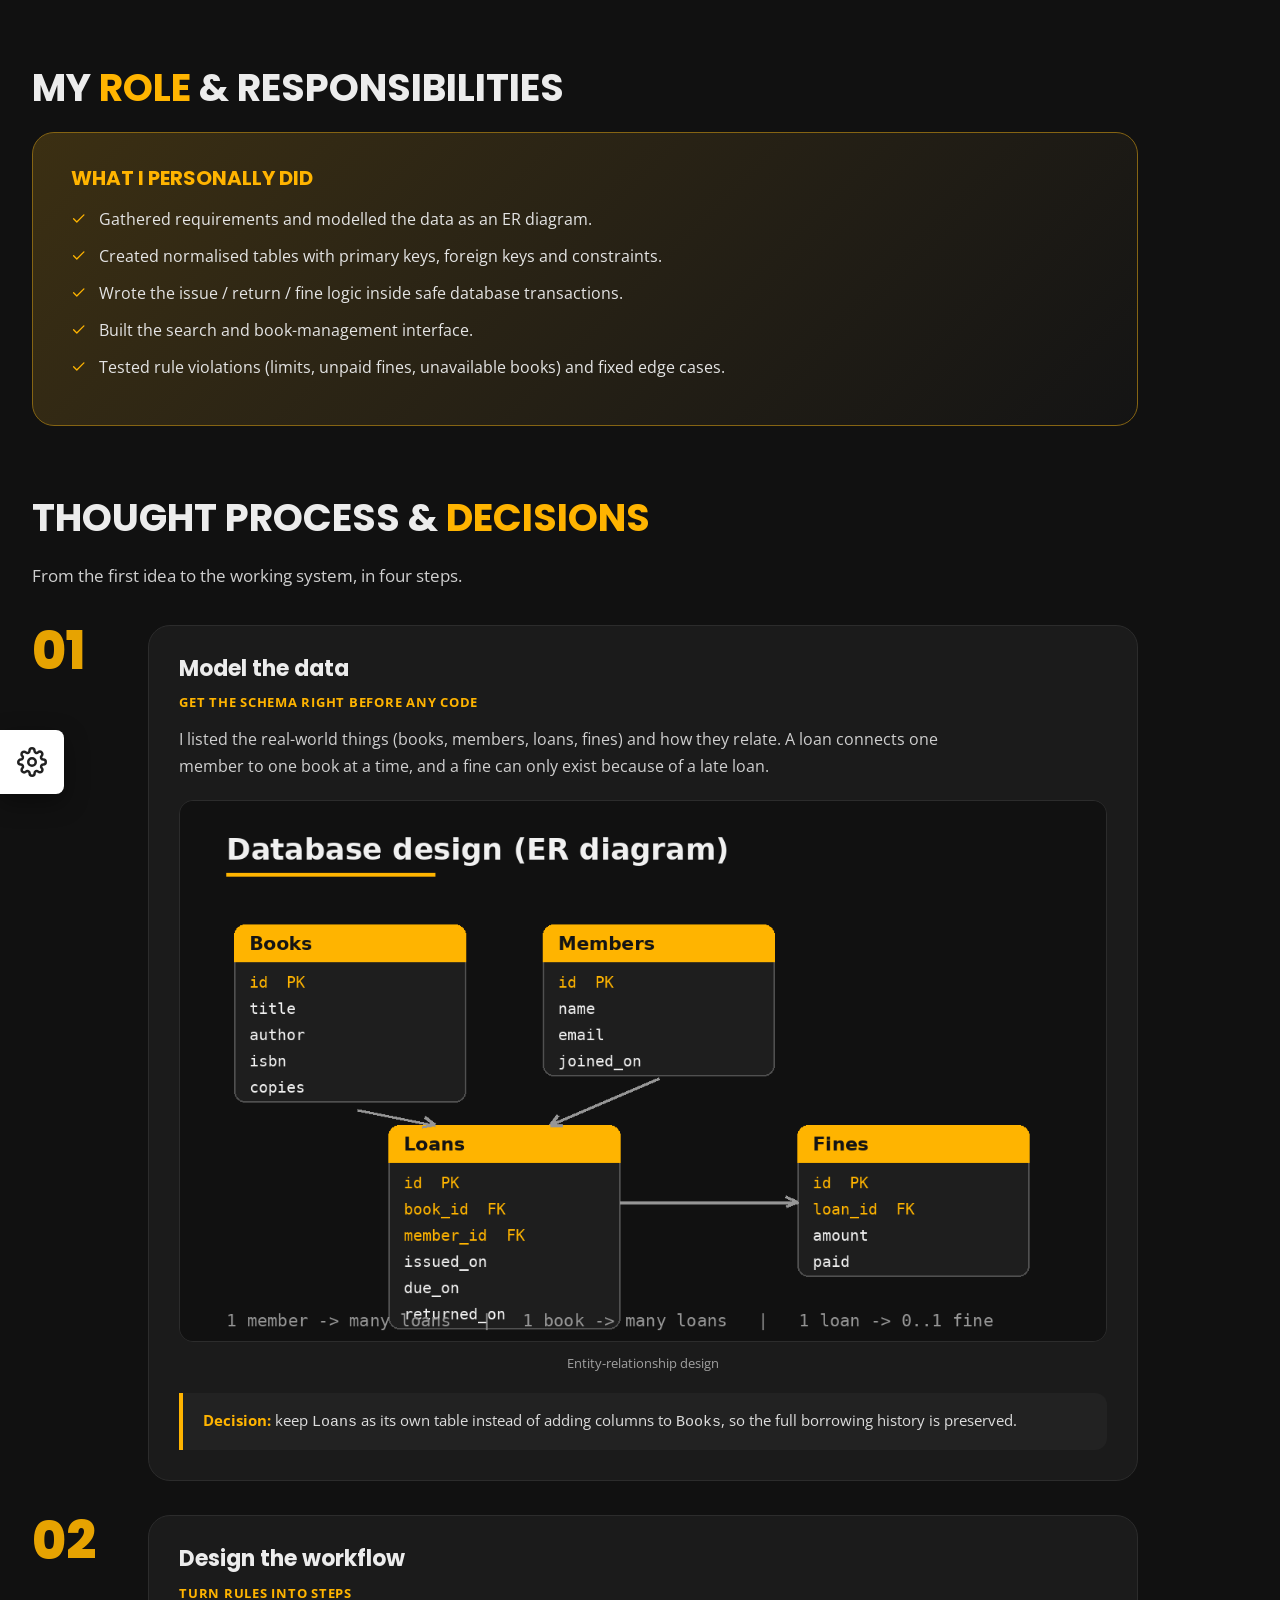
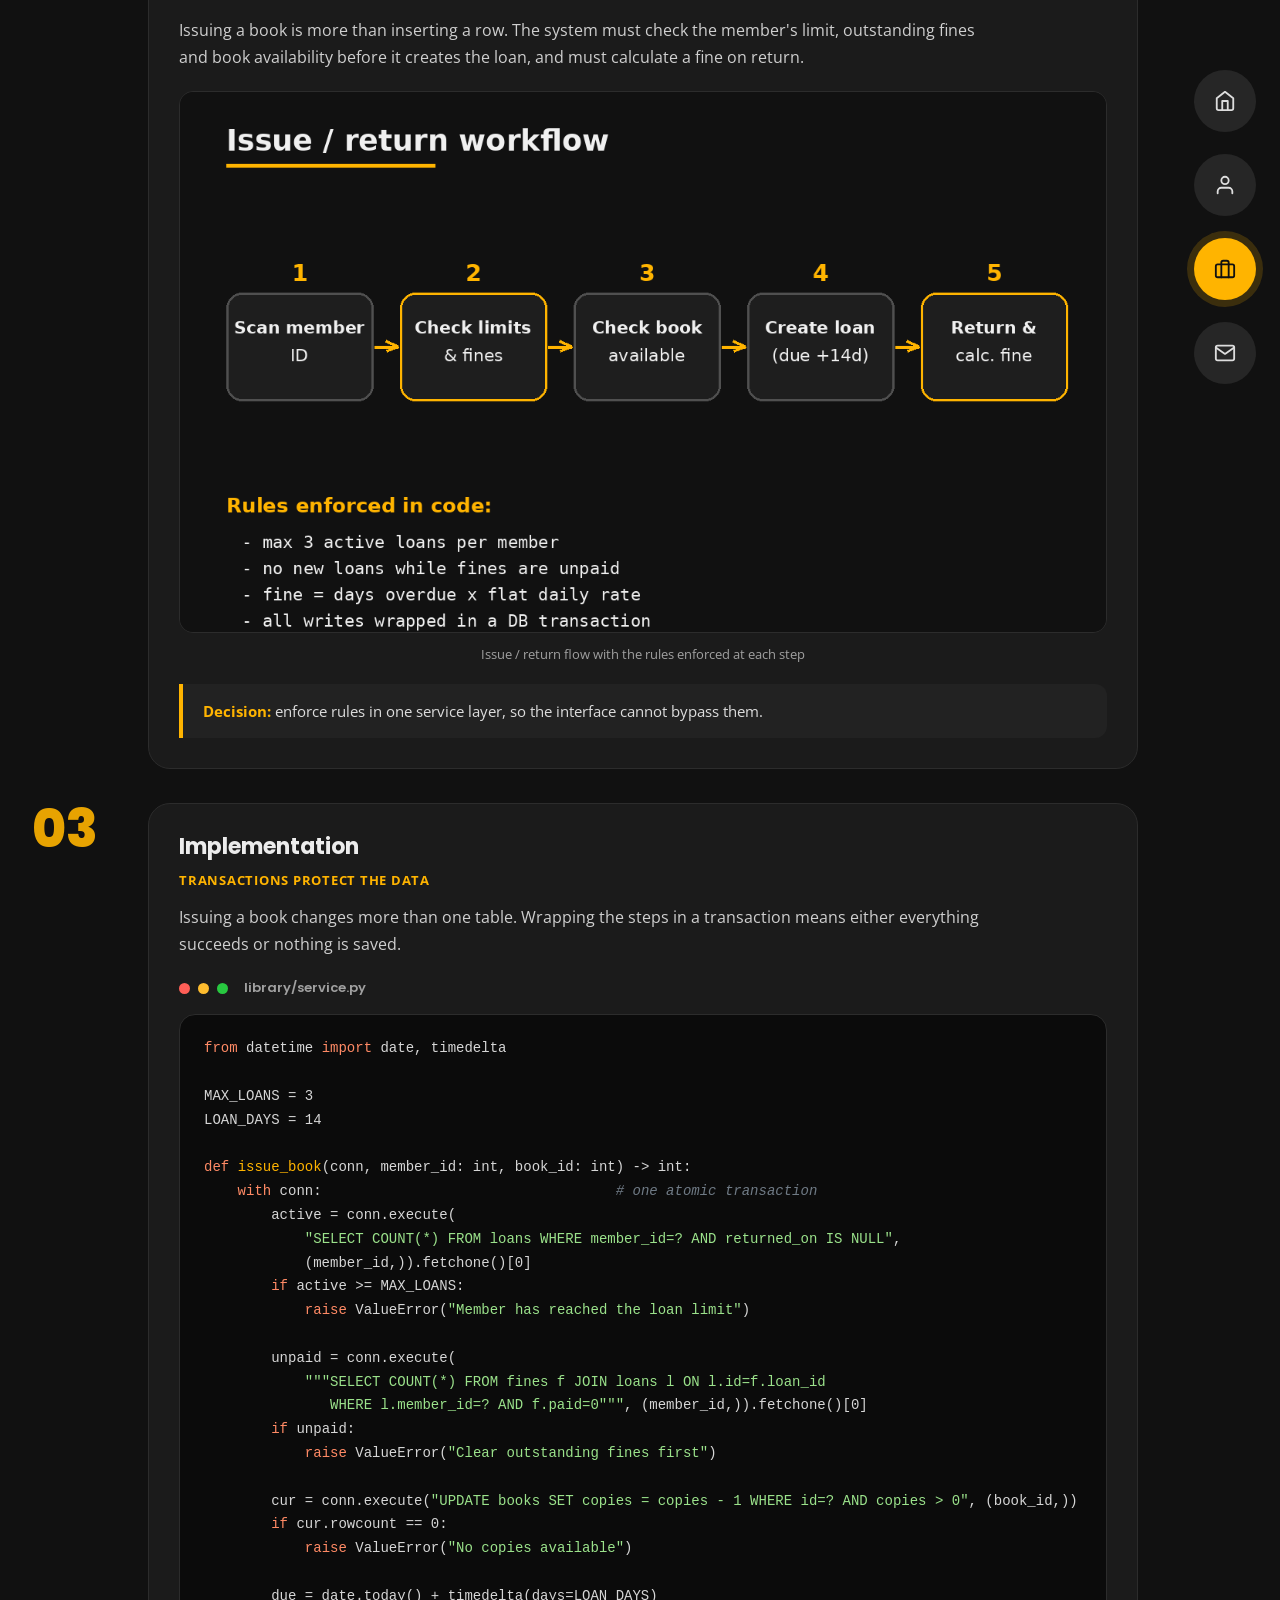
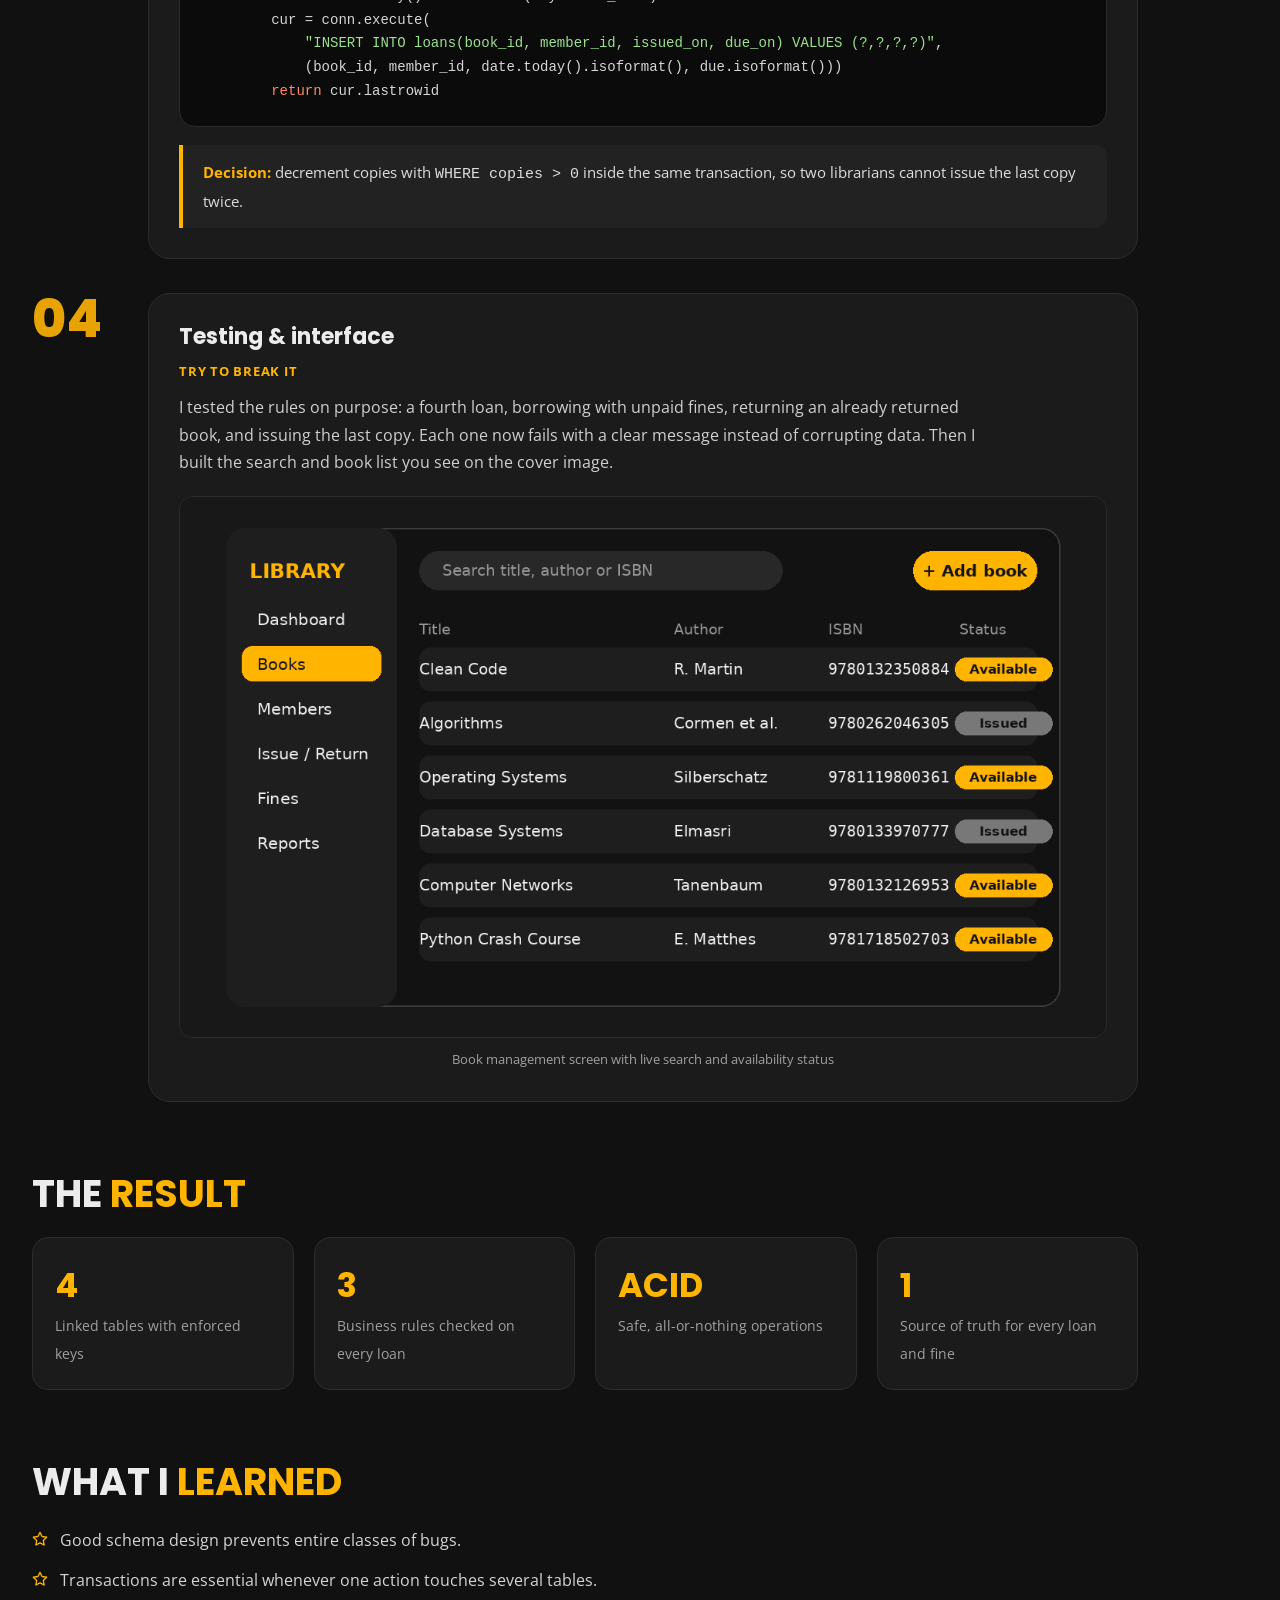
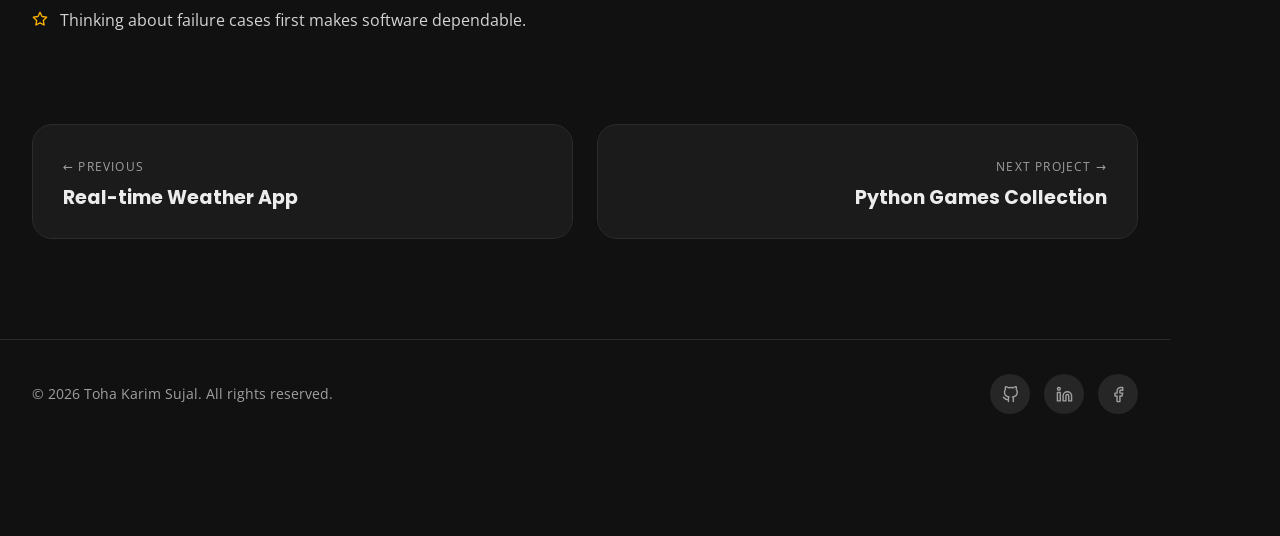
<file: project-library.html>
<!doctype html>
<html lang="en">
<head>
  <meta charset="utf-8">
  <meta name="viewport" content="width=device-width,initial-scale=1">
  <title>Library Management System | Toha Karim Sujal</title>
  <meta name="description" content="Case study: a library management system with a relational database, loans and fines.">
  <link rel="icon" href="images/favicon.svg" type="image/svg+xml">
  <link rel="preconnect" href="https://fonts.googleapis.com">
  <link rel="preconnect" href="https://fonts.gstatic.com" crossorigin>
  <link href="https://fonts.googleapis.com/css2?family=Open+Sans:wght@400;600;700&family=Poppins:wght@500;600;700;800&display=swap" rel="stylesheet">
  <link rel="stylesheet" href="css/style.css">
  <script>document.documentElement.classList.add('js')</script>
</head>
<body data-page="projects">

<div class="container">
  <div class="proj-hero">
    <a class="back" href="projects.html"><i data-icon="back"></i> All projects</a>
    <div class="kicker reveal">Project 02 &middot; Database</div>
    <h1 class="reveal d1">Library <em>Management</em> System</h1>
    <p class="lead reveal d2">A system for managing a library's books, members, loans and fines. The focus was a clean relational
      design and business rules that keep the data correct, even when something goes wrong halfway through an operation.</p>

    <div class="cover reveal"><img src="images/projects/library-ui.png" alt="Library management dashboard" data-zoom></div>

    <div class="meta reveal">
      <div><small>My role</small><b>Developer (database design, logic, interface, testing)</b></div>
      <div><small>Stack</small><b>Python, SQL (SQLite)</b></div>
      <div><small>Type</small><b>Desktop / database application</b></div>
      <div><small>Focus</small><b>Data integrity &amp; workflow</b></div>
    </div>
  </div>

  <div class="block reveal">
    <h2>The <em>problem</em></h2>
    <p>Small libraries often track loans on paper or spreadsheets. That leads to double-issued books, lost records and
      fines calculated by hand. I wanted one system where a librarian can search, issue and return books in seconds, and
      where the rules are enforced by the software instead of by memory.</p>
  </div>

  <div class="block reveal">
    <h2>My <em>role</em> &amp; responsibilities</h2>
    <div class="role-box">
      <h3>What I personally did</h3>
      <ul>
        <li><i data-icon="check"></i> Gathered requirements and modelled the data as an ER diagram.</li>
        <li><i data-icon="check"></i> Created normalised tables with primary keys, foreign keys and constraints.</li>
        <li><i data-icon="check"></i> Wrote the issue / return / fine logic inside safe database transactions.</li>
        <li><i data-icon="check"></i> Built the search and book-management interface.</li>
        <li><i data-icon="check"></i> Tested rule violations (limits, unpaid fines, unavailable books) and fixed edge cases.</li>
      </ul>
    </div>
  </div>

  <div class="block">
    <h2>Thought process &amp; <em>decisions</em></h2>
    <p>From the first idea to the working system, in four steps.</p>

    <div class="steps">
      <div class="step reveal">
        <div class="no">01</div>
        <div class="content">
          <h3>Model the data</h3><span class="why">Get the schema right before any code</span>
          <p>I listed the real-world things (books, members, loans, fines) and how they relate. A loan connects one member to one
            book at a time, and a fine can only exist because of a late loan.</p>
          <figure><img src="images/projects/library-er.png" alt="ER diagram with Books, Members, Loans and Fines" data-zoom loading="lazy">
            <figcaption>Entity-relationship design</figcaption></figure>
          <div class="decision"><b>Decision:</b> keep <code>Loans</code> as its own table instead of adding columns to <code>Books</code>, so the full borrowing history is preserved.</div>
        </div>
      </div>

      <div class="step reveal">
        <div class="no">02</div>
        <div class="content">
          <h3>Design the workflow</h3><span class="why">Turn rules into steps</span>
          <p>Issuing a book is more than inserting a row. The system must check the member's limit, outstanding fines and book availability
            before it creates the loan, and must calculate a fine on return.</p>
          <figure><img src="images/projects/library-flow.png" alt="Issue and return workflow" data-zoom loading="lazy">
            <figcaption>Issue / return flow with the rules enforced at each step</figcaption></figure>
          <div class="decision"><b>Decision:</b> enforce rules in one service layer, so the interface cannot bypass them.</div>
        </div>
      </div>

      <div class="step reveal">
        <div class="no">03</div>
        <div class="content">
          <h3>Implementation</h3><span class="why">Transactions protect the data</span>
          <p>Issuing a book changes more than one table. Wrapping the steps in a transaction means either everything succeeds or nothing is saved.</p>
          <div class="code-title"><i></i><i></i><i></i><span>library/service.py</span></div>
<pre><code><span class="k">from</span> datetime <span class="k">import</span> date, timedelta

MAX_LOANS = 3
LOAN_DAYS = 14

<span class="k">def</span> <span class="f">issue_book</span>(conn, member_id: int, book_id: int) -&gt; int:
    <span class="k">with</span> conn:                                   <span class="c"># one atomic transaction</span>
        active = conn.execute(
            <span class="s">"SELECT COUNT(*) FROM loans WHERE member_id=? AND returned_on IS NULL"</span>,
            (member_id,)).fetchone()[0]
        <span class="k">if</span> active &gt;= MAX_LOANS:
            <span class="k">raise</span> ValueError(<span class="s">"Member has reached the loan limit"</span>)

        unpaid = conn.execute(
            <span class="s">"""SELECT COUNT(*) FROM fines f JOIN loans l ON l.id=f.loan_id
               WHERE l.member_id=? AND f.paid=0"""</span>, (member_id,)).fetchone()[0]
        <span class="k">if</span> unpaid:
            <span class="k">raise</span> ValueError(<span class="s">"Clear outstanding fines first"</span>)

        cur = conn.execute(<span class="s">"UPDATE books SET copies = copies - 1 WHERE id=? AND copies &gt; 0"</span>, (book_id,))
        <span class="k">if</span> cur.rowcount == 0:
            <span class="k">raise</span> ValueError(<span class="s">"No copies available"</span>)

        due = date.today() + timedelta(days=LOAN_DAYS)
        cur = conn.execute(
            <span class="s">"INSERT INTO loans(book_id, member_id, issued_on, due_on) VALUES (?,?,?,?)"</span>,
            (book_id, member_id, date.today().isoformat(), due.isoformat()))
        <span class="k">return</span> cur.lastrowid</code></pre>
          <div class="decision"><b>Decision:</b> decrement copies with <code>WHERE copies &gt; 0</code> inside the same transaction, so two librarians cannot issue the last copy twice.</div>
        </div>
      </div>

      <div class="step reveal">
        <div class="no">04</div>
        <div class="content">
          <h3>Testing &amp; interface</h3><span class="why">Try to break it</span>
          <p>I tested the rules on purpose: a fourth loan, borrowing with unpaid fines, returning an already returned book, and issuing
            the last copy. Each one now fails with a clear message instead of corrupting data. Then I built the search and book list
            you see on the cover image.</p>
          <figure><img src="images/projects/library-ui.png" alt="Book list interface" data-zoom loading="lazy">
            <figcaption>Book management screen with live search and availability status</figcaption></figure>
        </div>
      </div>
    </div>
  </div>

  <div class="block reveal">
    <h2>The <em>result</em></h2>
    <div class="results">
      <div><b>4</b><span>Linked tables with enforced keys</span></div>
      <div><b>3</b><span>Business rules checked on every loan</span></div>
      <div><b>ACID</b><span>Safe, all-or-nothing operations</span></div>
      <div><b>1</b><span>Source of truth for every loan and fine</span></div>
    </div>
  </div>

  <div class="block reveal">
    <h2>What I <em>learned</em></h2>
    <ul class="learn">
      <li><i data-icon="star"></i> Good schema design prevents entire classes of bugs.</li>
      <li><i data-icon="star"></i> Transactions are essential whenever one action touches several tables.</li>
      <li><i data-icon="star"></i> Thinking about failure cases first makes software dependable.</li>
    </ul>
  </div>

  <div class="pn">
    <a href="project-weather.html"><small>&larr; Previous</small><b>Real-time Weather App</b></a>
    <a class="next" href="project-games.html"><small>Next project &rarr;</small><b>Python Games Collection</b></a>
  </div>
</div>
<div style="height:100px"></div>

<script src="js/icons.js"></script>
<script src="js/main.js"></script>
</body>
</html>
</file>
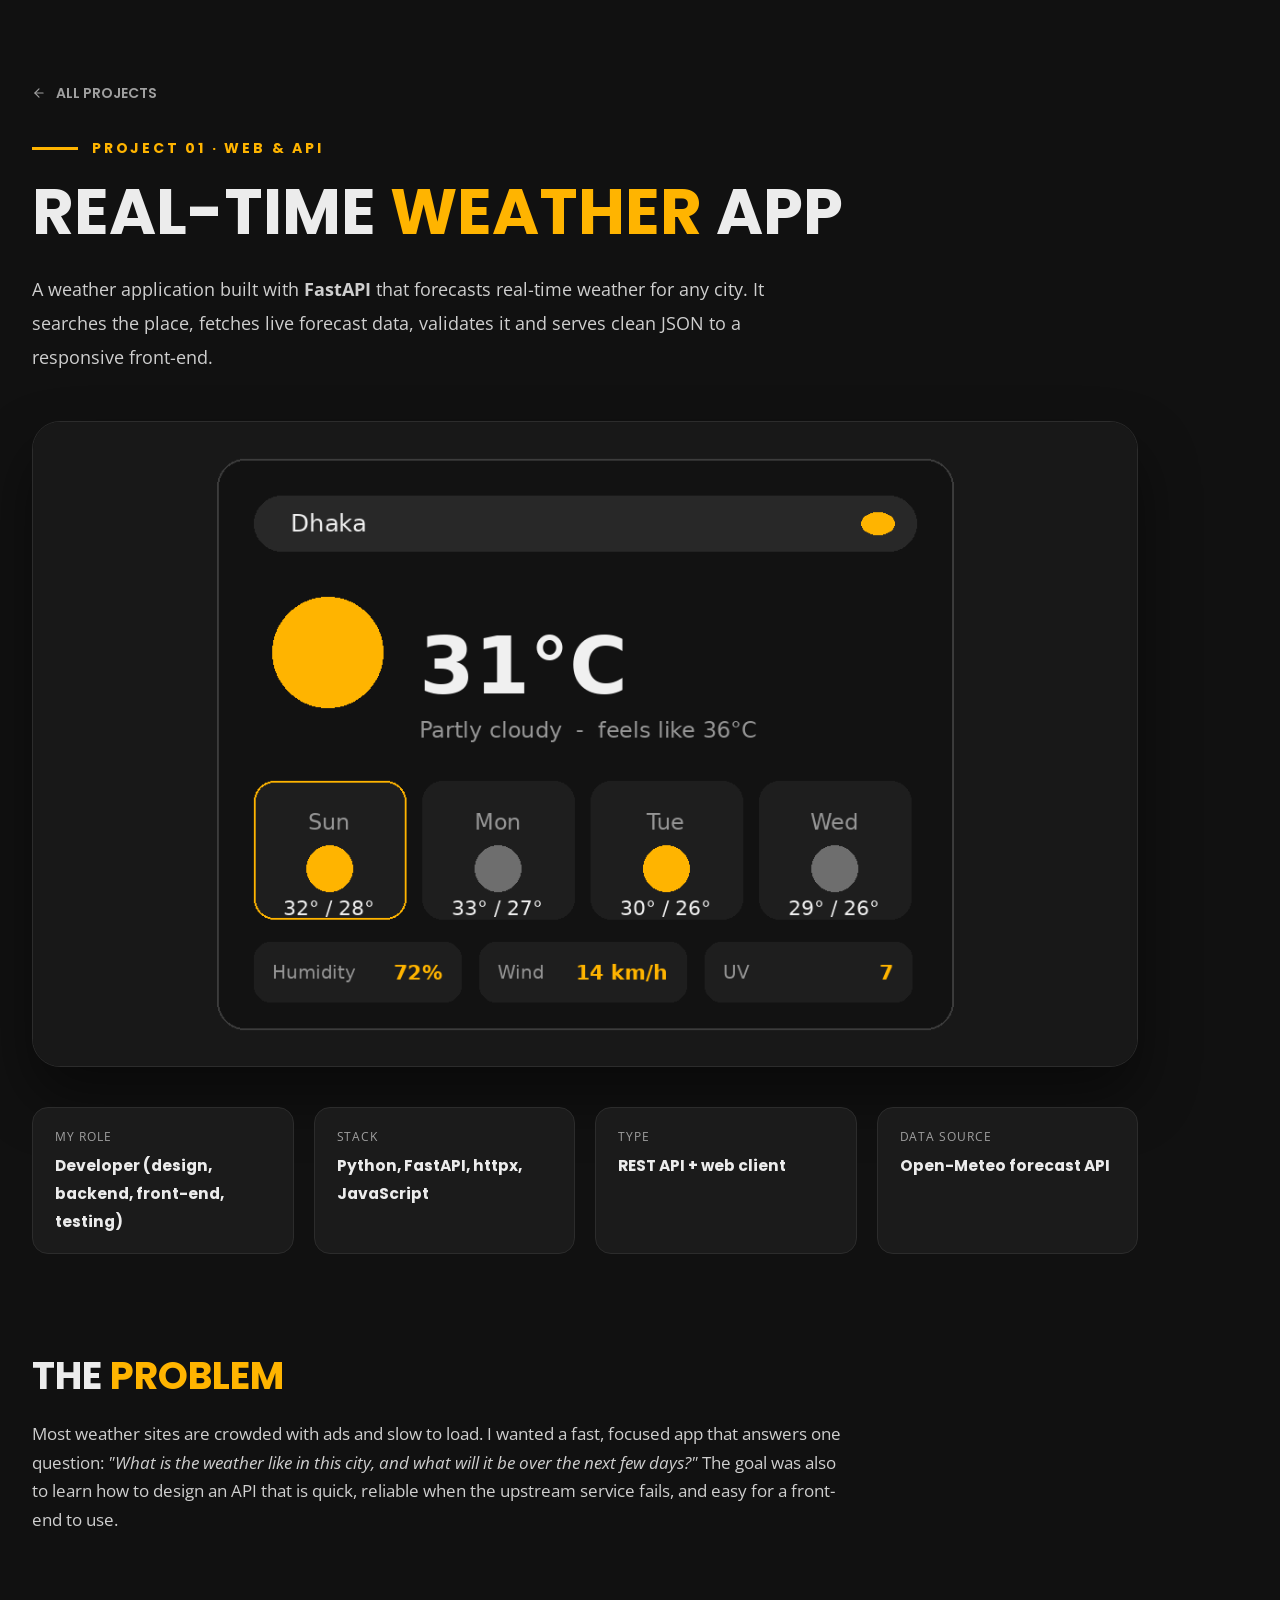
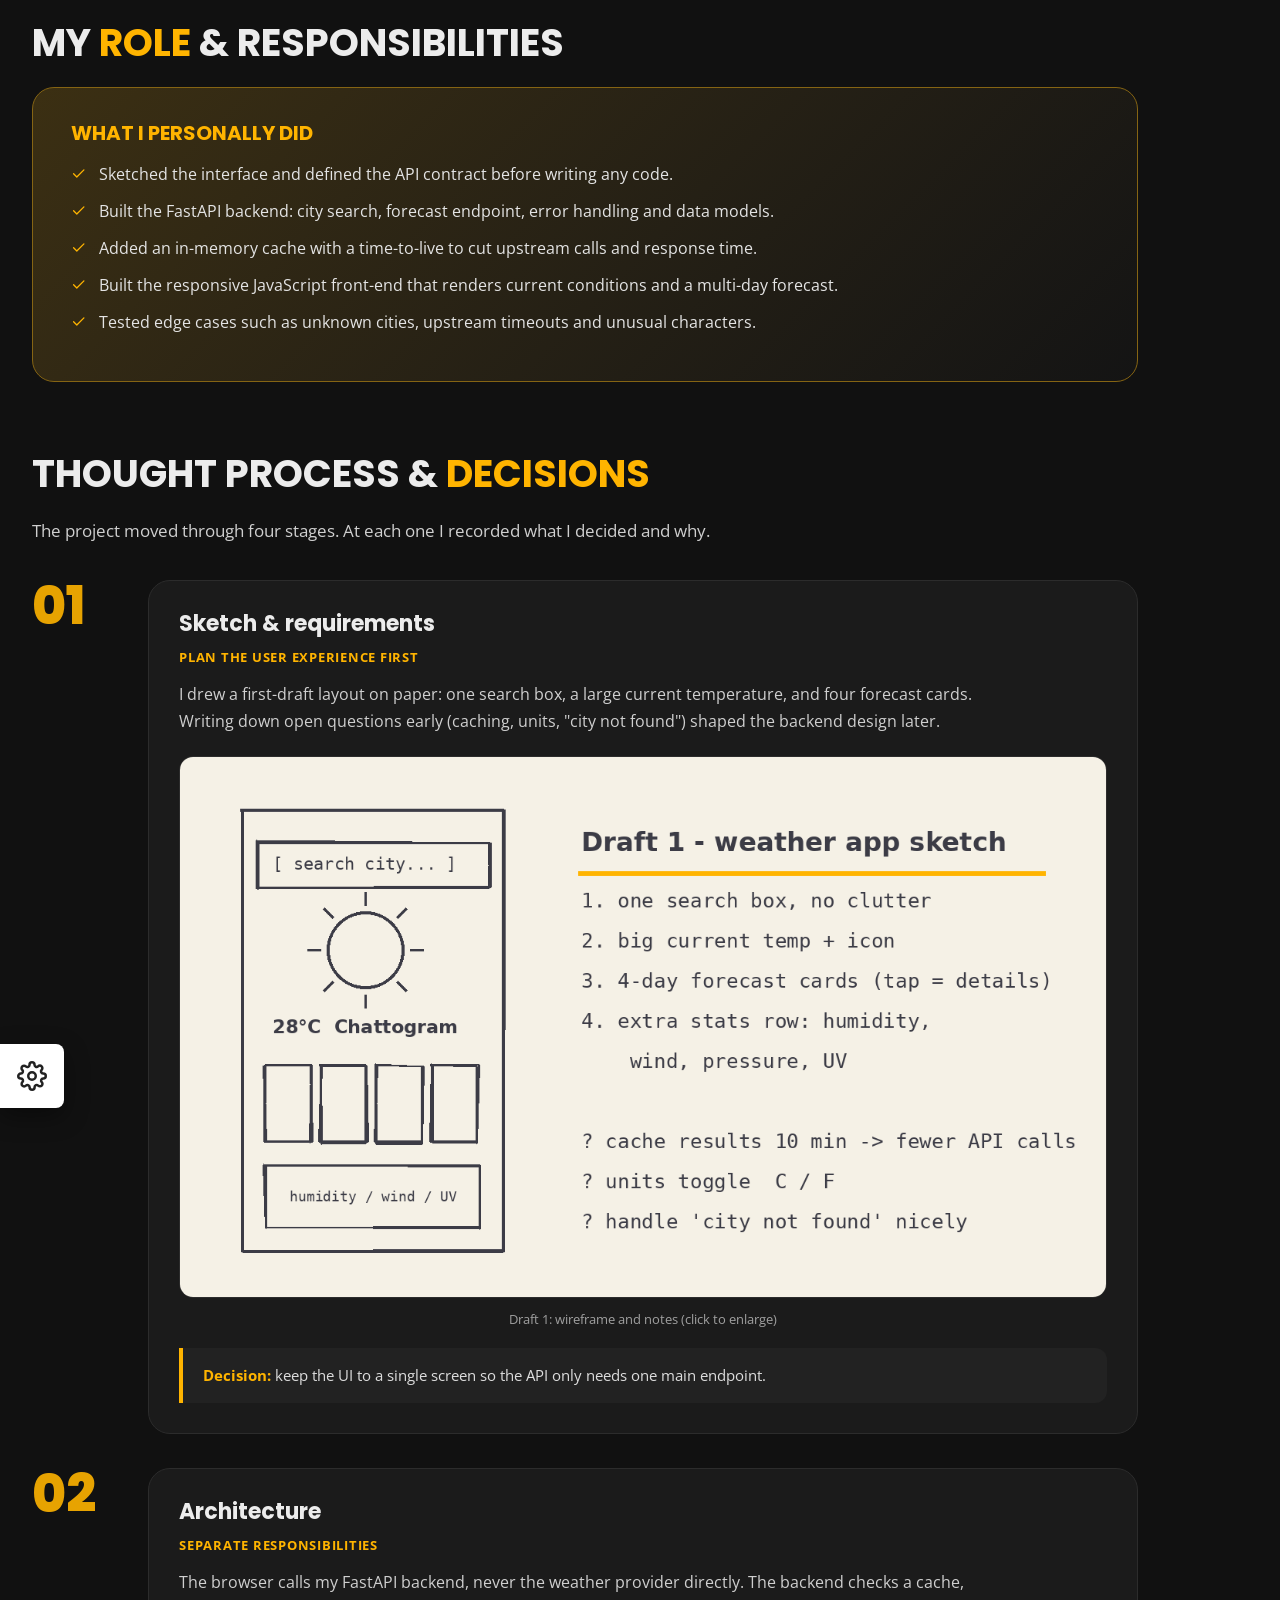
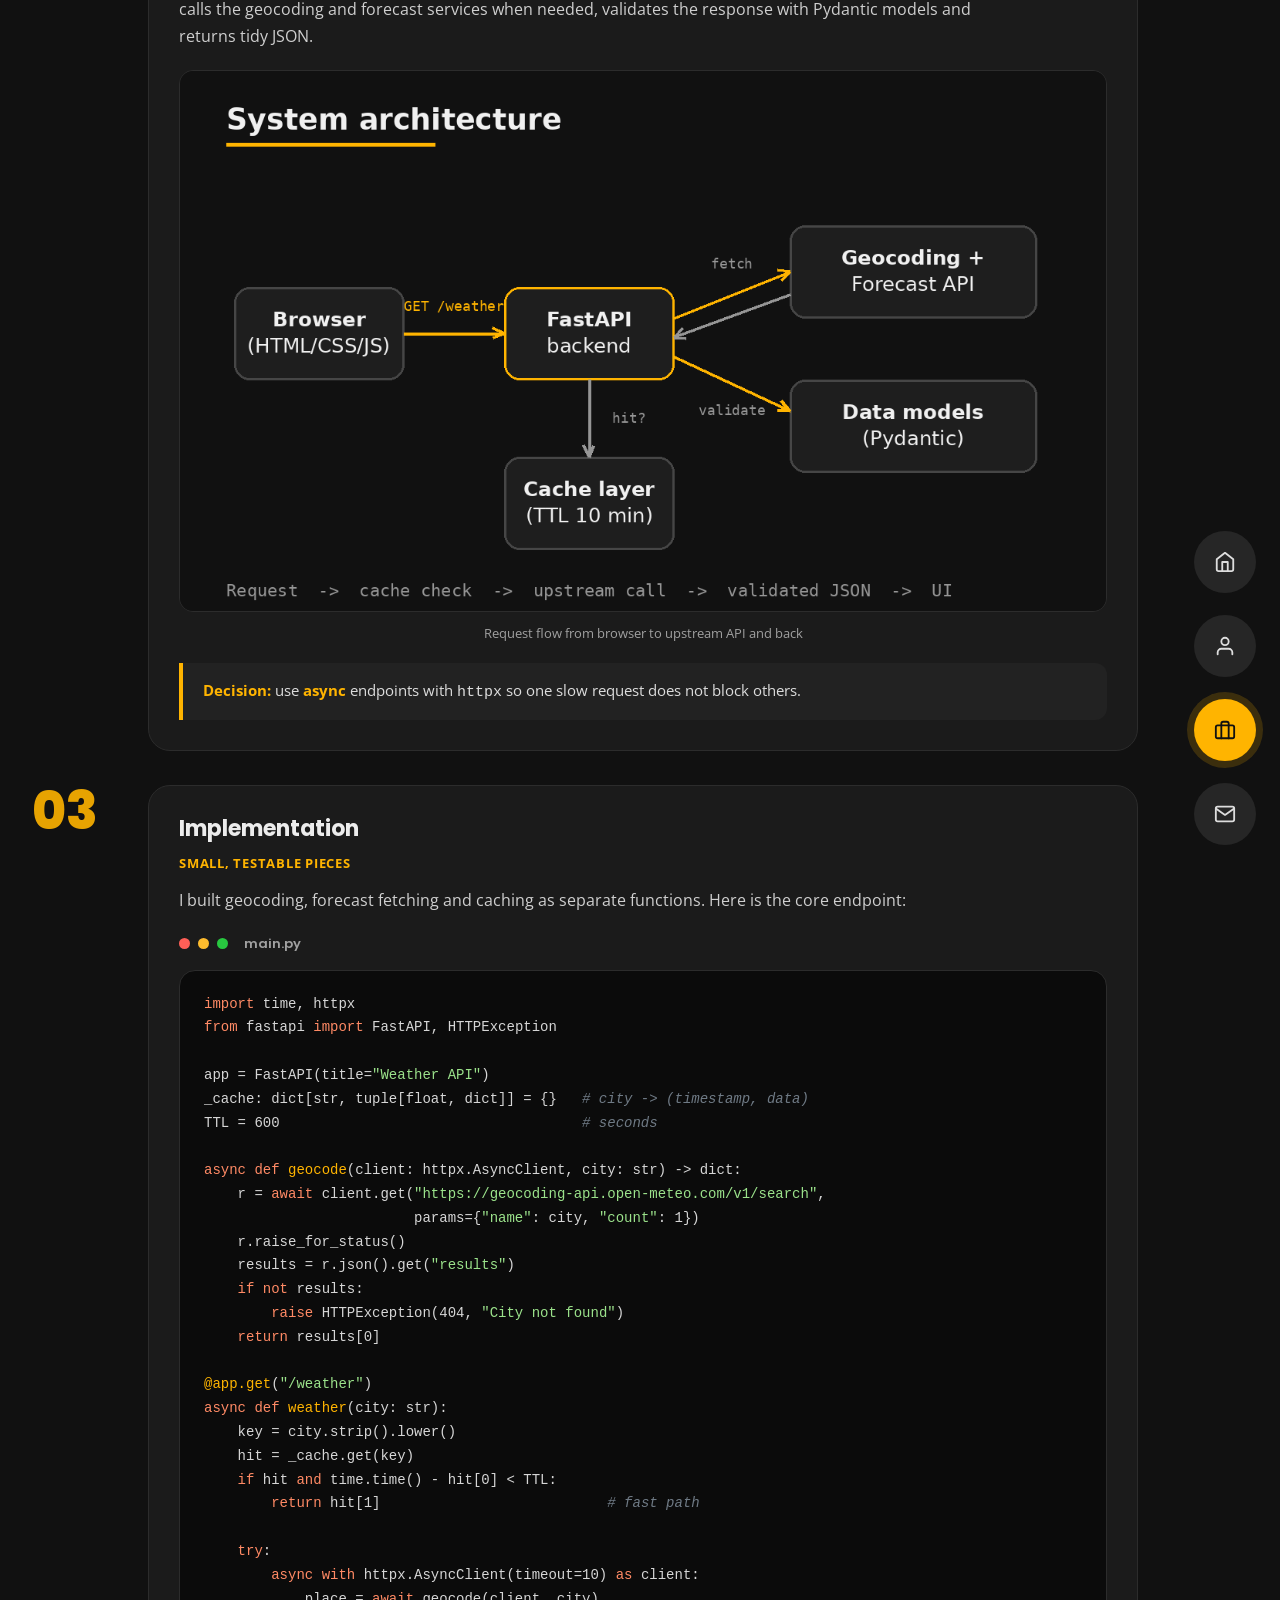
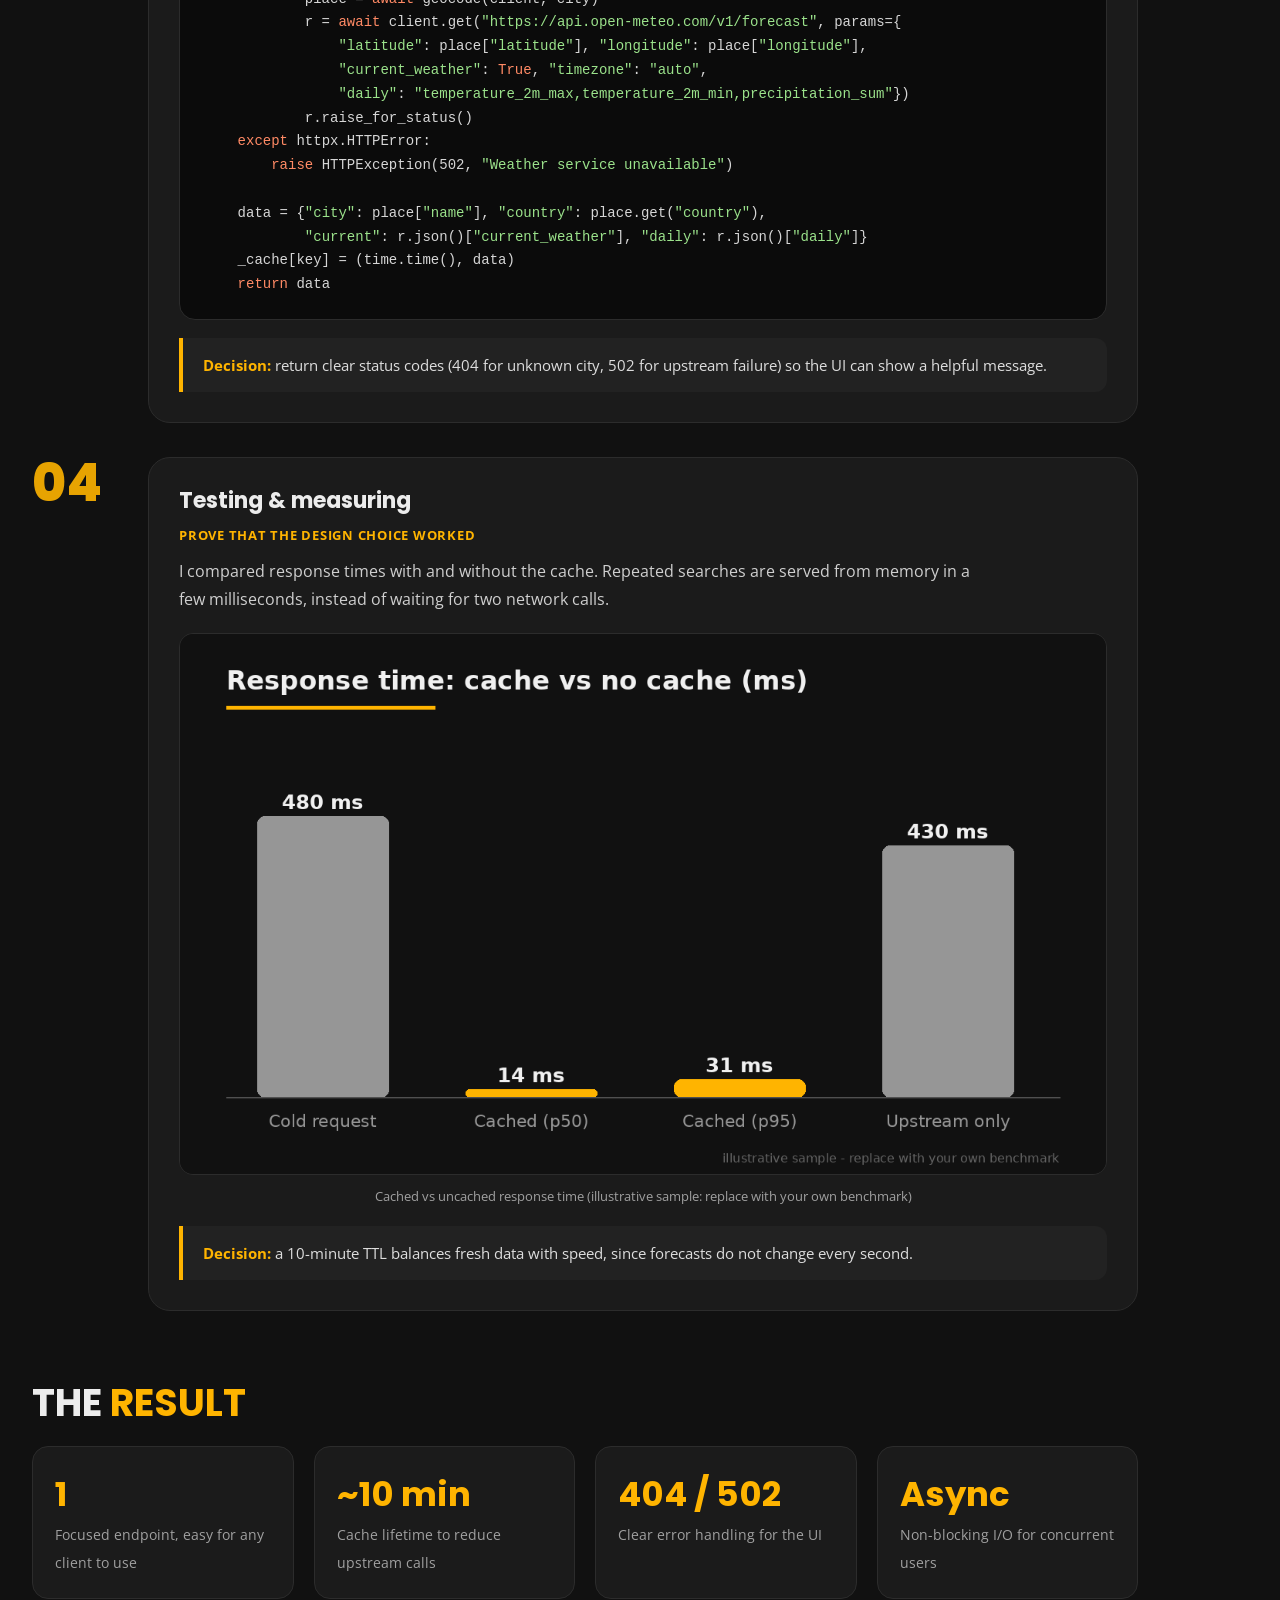
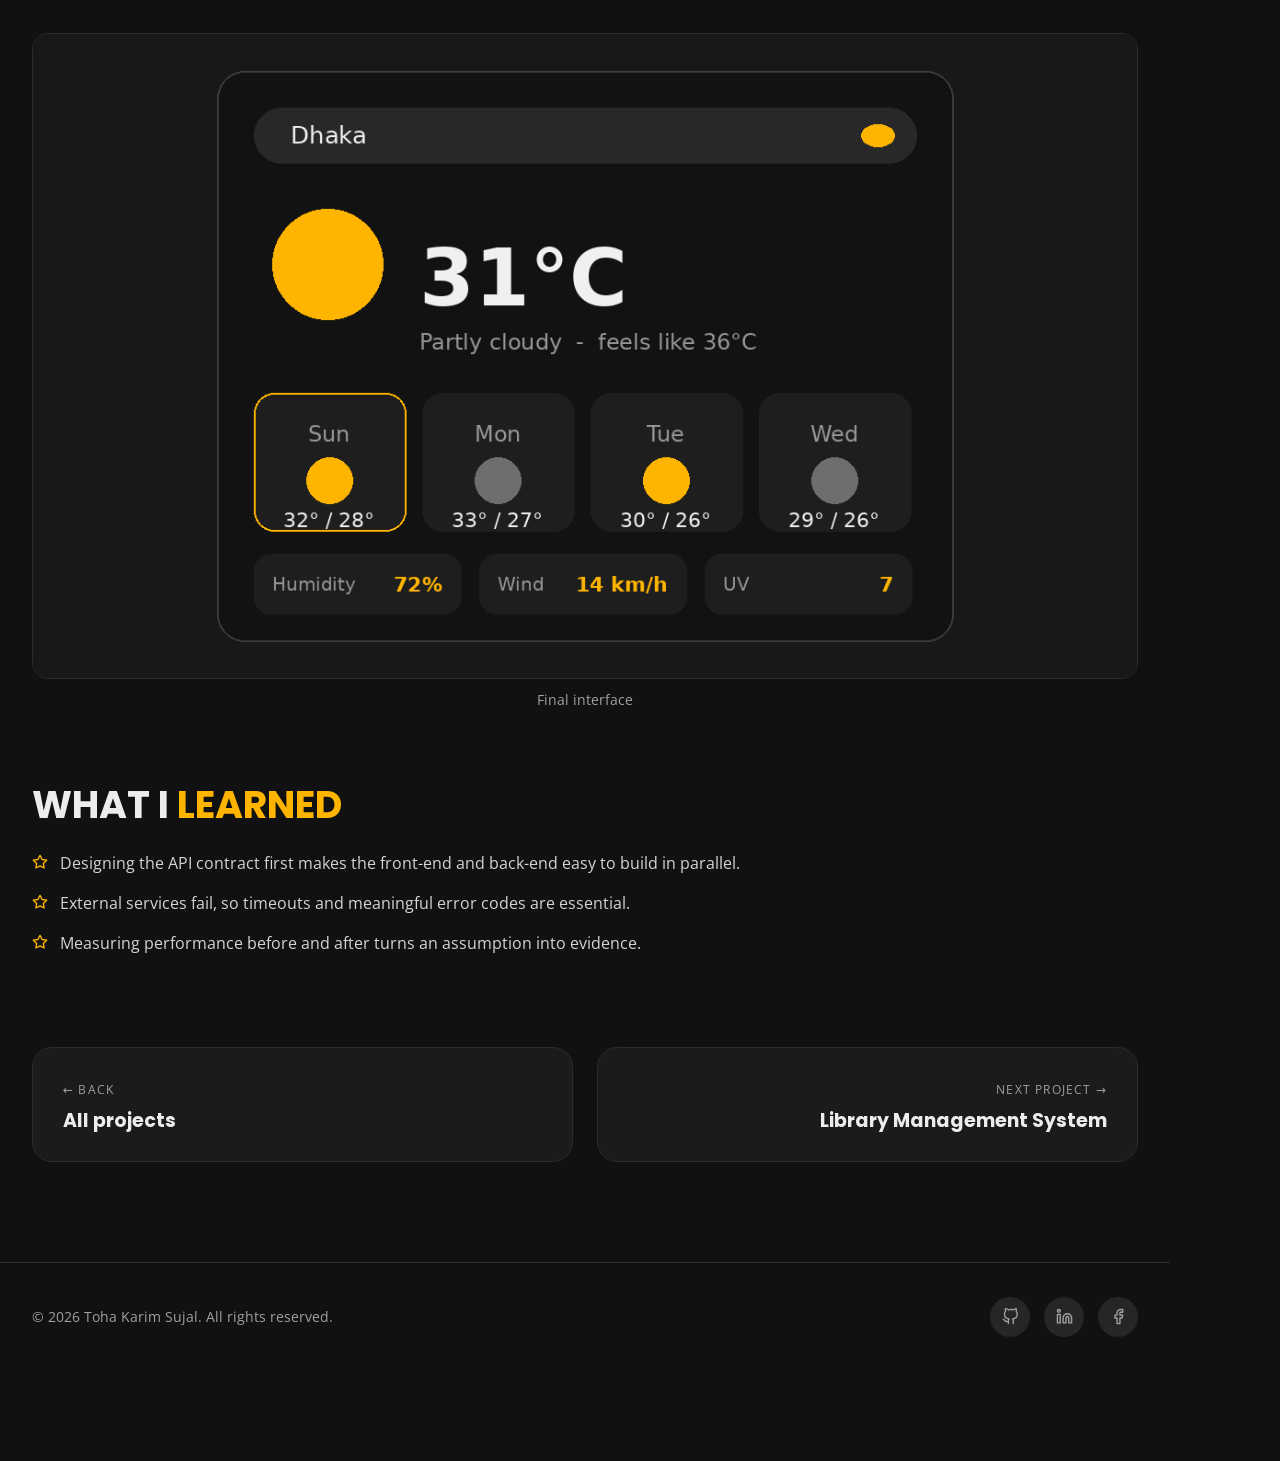
<file: project-weather.html>
<!doctype html>
<html lang="en">
<head>
  <meta charset="utf-8">
  <meta name="viewport" content="width=device-width,initial-scale=1">
  <title>Real-Time Weather App | Toha Karim Sujal</title>
  <meta name="description" content="Case study: a real-time weather forecast app built with FastAPI.">
  <link rel="icon" href="images/favicon.svg" type="image/svg+xml">
  <link rel="preconnect" href="https://fonts.googleapis.com">
  <link rel="preconnect" href="https://fonts.gstatic.com" crossorigin>
  <link href="https://fonts.googleapis.com/css2?family=Open+Sans:wght@400;600;700&family=Poppins:wght@500;600;700;800&display=swap" rel="stylesheet">
  <link rel="stylesheet" href="css/style.css">
  <script>document.documentElement.classList.add('js')</script>
</head>
<body data-page="projects">

<div class="container">
  <div class="proj-hero">
    <a class="back" href="projects.html"><i data-icon="back"></i> All projects</a>
    <div class="kicker reveal">Project 01 &middot; Web &amp; API</div>
    <h1 class="reveal d1">Real-time <em>Weather</em> App</h1>
    <p class="lead reveal d2">A weather application built with <b>FastAPI</b> that forecasts real-time weather for any city. It searches the
      place, fetches live forecast data, validates it and serves clean JSON to a responsive front-end.</p>

    <div class="cover reveal" ><img src="images/projects/weather-ui.png" alt="Final weather app interface" data-zoom></div>

    <div class="meta reveal">
      <div><small>My role</small><b>Developer (design, backend, front-end, testing)</b></div>
      <div><small>Stack</small><b>Python, FastAPI, httpx, JavaScript</b></div>
      <div><small>Type</small><b>REST API + web client</b></div>
      <div><small>Data source</small><b>Open-Meteo forecast API</b></div>
    </div>
  </div>

  <!-- PROBLEM -->
  <div class="block reveal">
    <h2>The <em>problem</em></h2>
    <p>Most weather sites are crowded with ads and slow to load. I wanted a fast, focused app that answers one question:
      <i>"What is the weather like in this city, and what will it be over the next few days?"</i> The goal was also to learn how to
      design an API that is quick, reliable when the upstream service fails, and easy for a front-end to use.</p>
  </div>

  <!-- ROLE -->
  <div class="block reveal">
    <h2>My <em>role</em> &amp; responsibilities</h2>
    <div class="role-box">
      <h3>What I personally did</h3>
      <ul>
        <li><i data-icon="check"></i> Sketched the interface and defined the API contract before writing any code.</li>
        <li><i data-icon="check"></i> Built the FastAPI backend: city search, forecast endpoint, error handling and data models.</li>
        <li><i data-icon="check"></i> Added an in-memory cache with a time-to-live to cut upstream calls and response time.</li>
        <li><i data-icon="check"></i> Built the responsive JavaScript front-end that renders current conditions and a multi-day forecast.</li>
        <li><i data-icon="check"></i> Tested edge cases such as unknown cities, upstream timeouts and unusual characters.</li>
      </ul>
    </div>
  </div>

  <!-- PROCESS -->
  <div class="block">
    <h2>Thought process &amp; <em>decisions</em></h2>
    <p>The project moved through four stages. At each one I recorded what I decided and why.</p>

    <div class="steps">
      <div class="step reveal">
        <div class="no">01</div>
        <div class="content">
          <h3>Sketch &amp; requirements</h3><span class="why">Plan the user experience first</span>
          <p>I drew a first-draft layout on paper: one search box, a large current temperature, and four forecast cards. Writing
            down open questions early (caching, units, "city not found") shaped the backend design later.</p>
          <figure><img src="images/projects/weather-sketch.png" alt="Hand-drawn wireframe of the weather app" data-zoom loading="lazy">
            <figcaption>Draft 1: wireframe and notes (click to enlarge)</figcaption></figure>
          <div class="decision"><b>Decision:</b> keep the UI to a single screen so the API only needs one main endpoint.</div>
        </div>
      </div>

      <div class="step reveal">
        <div class="no">02</div>
        <div class="content">
          <h3>Architecture</h3><span class="why">Separate responsibilities</span>
          <p>The browser calls my FastAPI backend, never the weather provider directly. The backend checks a cache, calls the
            geocoding and forecast services when needed, validates the response with Pydantic models and returns tidy JSON.</p>
          <figure><img src="images/projects/weather-architecture.png" alt="Architecture diagram" data-zoom loading="lazy">
            <figcaption>Request flow from browser to upstream API and back</figcaption></figure>
          <div class="decision"><b>Decision:</b> use <b>async</b> endpoints with <code>httpx</code> so one slow request does not block others.</div>
        </div>
      </div>

      <div class="step reveal">
        <div class="no">03</div>
        <div class="content">
          <h3>Implementation</h3><span class="why">Small, testable pieces</span>
          <p>I built geocoding, forecast fetching and caching as separate functions. Here is the core endpoint:</p>
          <div class="code-title"><i></i><i></i><i></i><span>main.py</span></div>
<pre><code><span class="k">import</span> time, httpx
<span class="k">from</span> fastapi <span class="k">import</span> FastAPI, HTTPException

app = FastAPI(title=<span class="s">"Weather API"</span>)
_cache: dict[str, tuple[float, dict]] = {}   <span class="c"># city -> (timestamp, data)</span>
TTL = 600                                    <span class="c"># seconds</span>

<span class="k">async def</span> <span class="f">geocode</span>(client: httpx.AsyncClient, city: str) -&gt; dict:
    r = <span class="k">await</span> client.get(<span class="s">"https://geocoding-api.open-meteo.com/v1/search"</span>,
                         params={<span class="s">"name"</span>: city, <span class="s">"count"</span>: 1})
    r.raise_for_status()
    results = r.json().get(<span class="s">"results"</span>)
    <span class="k">if not</span> results:
        <span class="k">raise</span> HTTPException(404, <span class="s">"City not found"</span>)
    <span class="k">return</span> results[0]

<span class="f">@app.get</span>(<span class="s">"/weather"</span>)
<span class="k">async def</span> <span class="f">weather</span>(city: str):
    key = city.strip().lower()
    hit = _cache.get(key)
    <span class="k">if</span> hit <span class="k">and</span> time.time() - hit[0] &lt; TTL:
        <span class="k">return</span> hit[1]                           <span class="c"># fast path</span>

    <span class="k">try</span>:
        <span class="k">async with</span> httpx.AsyncClient(timeout=10) <span class="k">as</span> client:
            place = <span class="k">await</span> geocode(client, city)
            r = <span class="k">await</span> client.get(<span class="s">"https://api.open-meteo.com/v1/forecast"</span>, params={
                <span class="s">"latitude"</span>: place[<span class="s">"latitude"</span>], <span class="s">"longitude"</span>: place[<span class="s">"longitude"</span>],
                <span class="s">"current_weather"</span>: <span class="k">True</span>, <span class="s">"timezone"</span>: <span class="s">"auto"</span>,
                <span class="s">"daily"</span>: <span class="s">"temperature_2m_max,temperature_2m_min,precipitation_sum"</span>})
            r.raise_for_status()
    <span class="k">except</span> httpx.HTTPError:
        <span class="k">raise</span> HTTPException(502, <span class="s">"Weather service unavailable"</span>)

    data = {<span class="s">"city"</span>: place[<span class="s">"name"</span>], <span class="s">"country"</span>: place.get(<span class="s">"country"</span>),
            <span class="s">"current"</span>: r.json()[<span class="s">"current_weather"</span>], <span class="s">"daily"</span>: r.json()[<span class="s">"daily"</span>]}
    _cache[key] = (time.time(), data)
    <span class="k">return</span> data</code></pre>
          <div class="decision"><b>Decision:</b> return clear status codes (404 for unknown city, 502 for upstream failure) so the UI can show a helpful message.</div>
        </div>
      </div>

      <div class="step reveal">
        <div class="no">04</div>
        <div class="content">
          <h3>Testing &amp; measuring</h3><span class="why">Prove that the design choice worked</span>
          <p>I compared response times with and without the cache. Repeated searches are served from memory in a few milliseconds,
            instead of waiting for two network calls.</p>
          <figure><img src="images/projects/weather-chart.png" alt="Bar chart comparing cached and uncached response times" data-zoom loading="lazy">
            <figcaption>Cached vs uncached response time (illustrative sample: replace with your own benchmark)</figcaption></figure>
          <div class="decision"><b>Decision:</b> a 10-minute TTL balances fresh data with speed, since forecasts do not change every second.</div>
        </div>
      </div>
    </div>
  </div>

  <!-- RESULTS -->
  <div class="block reveal">
    <h2>The <em>result</em></h2>
    <div class="results">
      <div><b>1</b><span>Focused endpoint, easy for any client to use</span></div>
      <div><b>~10 min</b><span>Cache lifetime to reduce upstream calls</span></div>
      <div><b>404 / 502</b><span>Clear error handling for the UI</span></div>
      <div><b>Async</b><span>Non-blocking I/O for concurrent users</span></div>
    </div>
    <div class="gallery" style="margin-top:34px">
      <figure><img src="images/projects/weather-ui.png" alt="Final UI" data-zoom loading="lazy"><figcaption>Final interface</figcaption></figure>
    </div>
  </div>

  <div class="block reveal">
    <h2>What I <em>learned</em></h2>
    <ul class="learn">
      <li><i data-icon="star"></i> Designing the API contract first makes the front-end and back-end easy to build in parallel.</li>
      <li><i data-icon="star"></i> External services fail, so timeouts and meaningful error codes are essential.</li>
      <li><i data-icon="star"></i> Measuring performance before and after turns an assumption into evidence.</li>
    </ul>
  </div>

  <div class="pn">
    <a href="projects.html"><small>&larr; Back</small><b>All projects</b></a>
    <a class="next" href="project-library.html"><small>Next project &rarr;</small><b>Library Management System</b></a>
  </div>
</div>
<div style="height:100px"></div>

<script src="js/icons.js"></script>
<script src="js/main.js"></script>
</body>
</html>
</file>
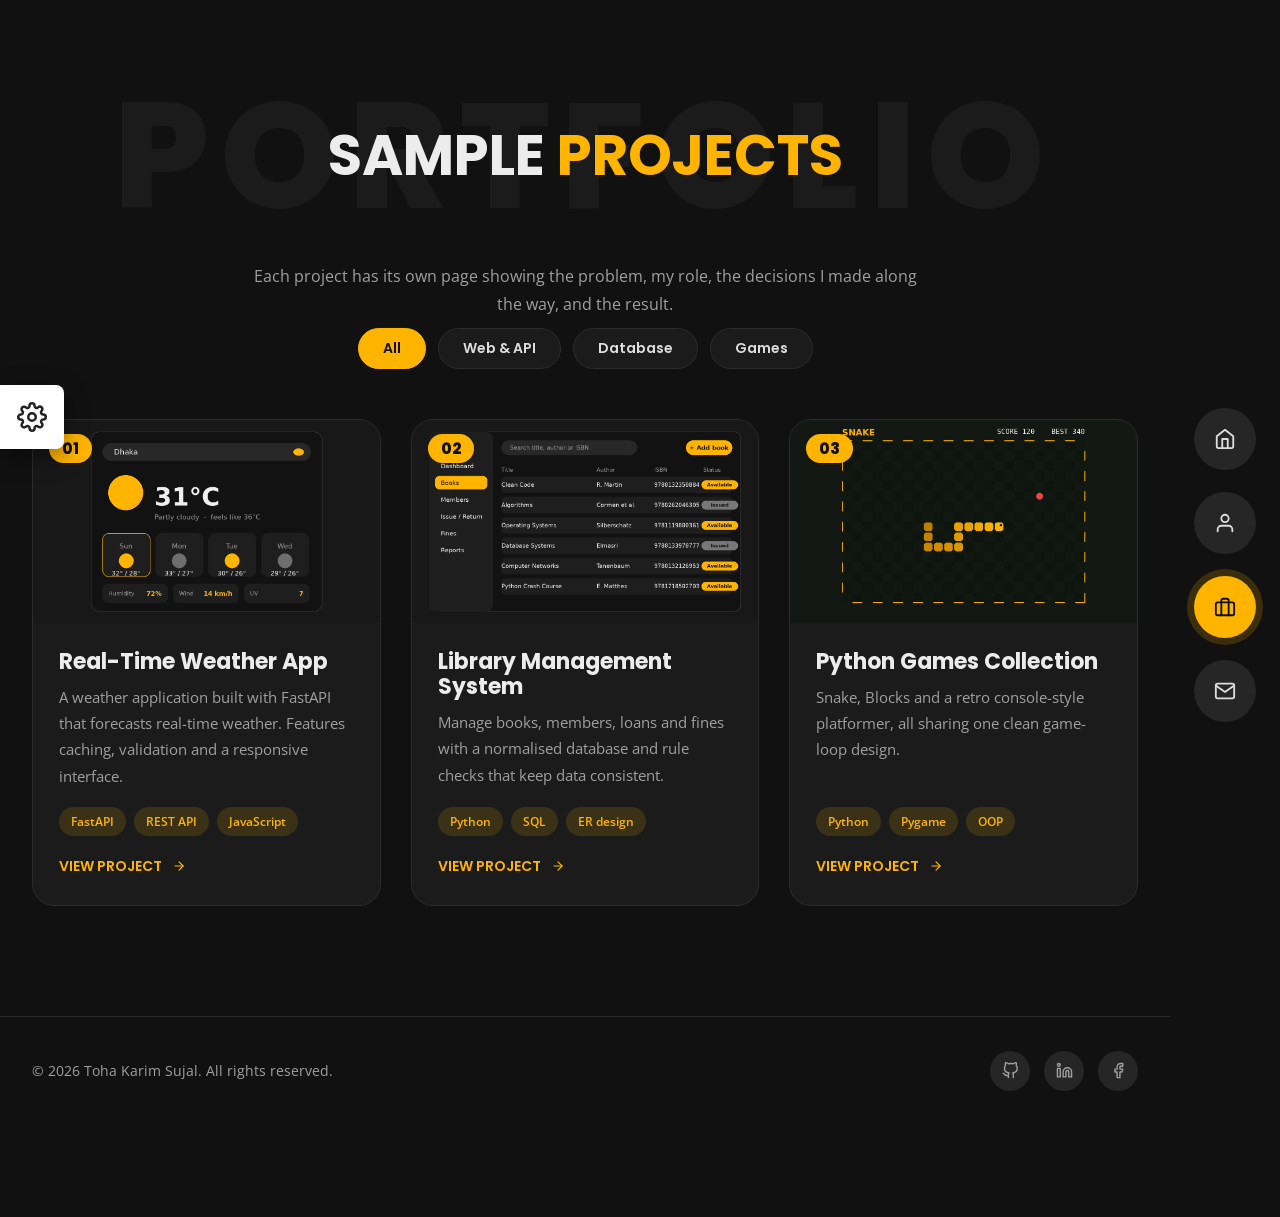
<file: projects.html>
<!doctype html>
<html lang="en">
<head>
  <meta charset="utf-8">
  <meta name="viewport" content="width=device-width,initial-scale=1">
  <title>Projects | Toha Karim Sujal</title>
  <meta name="description" content="Selected projects by Toha Karim Sujal: a FastAPI weather app, a library management system and Python games.">
  <link rel="icon" href="images/favicon.svg" type="image/svg+xml">
  <link rel="preconnect" href="https://fonts.googleapis.com">
  <link rel="preconnect" href="https://fonts.gstatic.com" crossorigin>
  <link href="https://fonts.googleapis.com/css2?family=Open+Sans:wght@400;600;700&family=Poppins:wght@500;600;700;800&display=swap" rel="stylesheet">
  <link rel="stylesheet" href="css/style.css">
  <script>document.documentElement.classList.add('js')</script>
</head>
<body data-page="projects">

<section class="page-head" style="padding-bottom:110px">
  <div class="container">
    <div class="sec-title reveal" data-bg="Portfolio"><h2>Sample <em>Projects</em></h2></div>
    <p class="reveal" style="text-align:center;max-width:680px;margin:-30px auto 40px;color:var(--muted)">
      Each project has its own page showing the problem, my role, the decisions I made along the way, and the result.
    </p>

    <div class="filters reveal">
      <button class="on" data-f="all">All</button>
      <button data-f="web">Web &amp; API</button>
      <button data-f="database">Database</button>
      <button data-f="games">Games</button>
    </div>

    <div class="cards">
      <a class="card reveal" data-cat="web" href="project-weather.html">
        <div class="thumb"><img src="images/projects/weather-ui.png" alt="Weather app interface" loading="lazy"><span class="num">01</span></div>
        <div class="body">
          <h3>Real-Time Weather App</h3>
          <p>A weather application built with FastAPI that forecasts real-time weather. Features caching, validation and a responsive interface.</p>
          <div class="tags"><span>FastAPI</span><span>REST API</span><span>JavaScript</span></div>
          <span class="link-arrow">View project <i data-icon="arrow"></i></span>
        </div>
      </a>
      <a class="card reveal d1" data-cat="database" href="project-library.html">
        <div class="thumb"><img src="images/projects/library-ui.png" alt="Library management dashboard" loading="lazy"><span class="num">02</span></div>
        <div class="body">
          <h3>Library Management System</h3>
          <p>Manage books, members, loans and fines with a normalised database and rule checks that keep data consistent.</p>
          <div class="tags"><span>Python</span><span>SQL</span><span>ER design</span></div>
          <span class="link-arrow">View project <i data-icon="arrow"></i></span>
        </div>
      </a>
      <a class="card reveal d2" data-cat="games" href="project-games.html">
        <div class="thumb"><img src="images/projects/game-snake.png" alt="Snake game screenshot" loading="lazy"><span class="num">03</span></div>
        <div class="body">
          <h3>Python Games Collection</h3>
          <p>Snake, Blocks and a retro console-style platformer, all sharing one clean game-loop design.</p>
          <div class="tags"><span>Python</span><span>Pygame</span><span>OOP</span></div>
          <span class="link-arrow">View project <i data-icon="arrow"></i></span>
        </div>
      </a>
    </div>
  </div>
</section>

<script src="js/icons.js"></script>
<script src="js/main.js"></script>
</body>
</html>
</file>
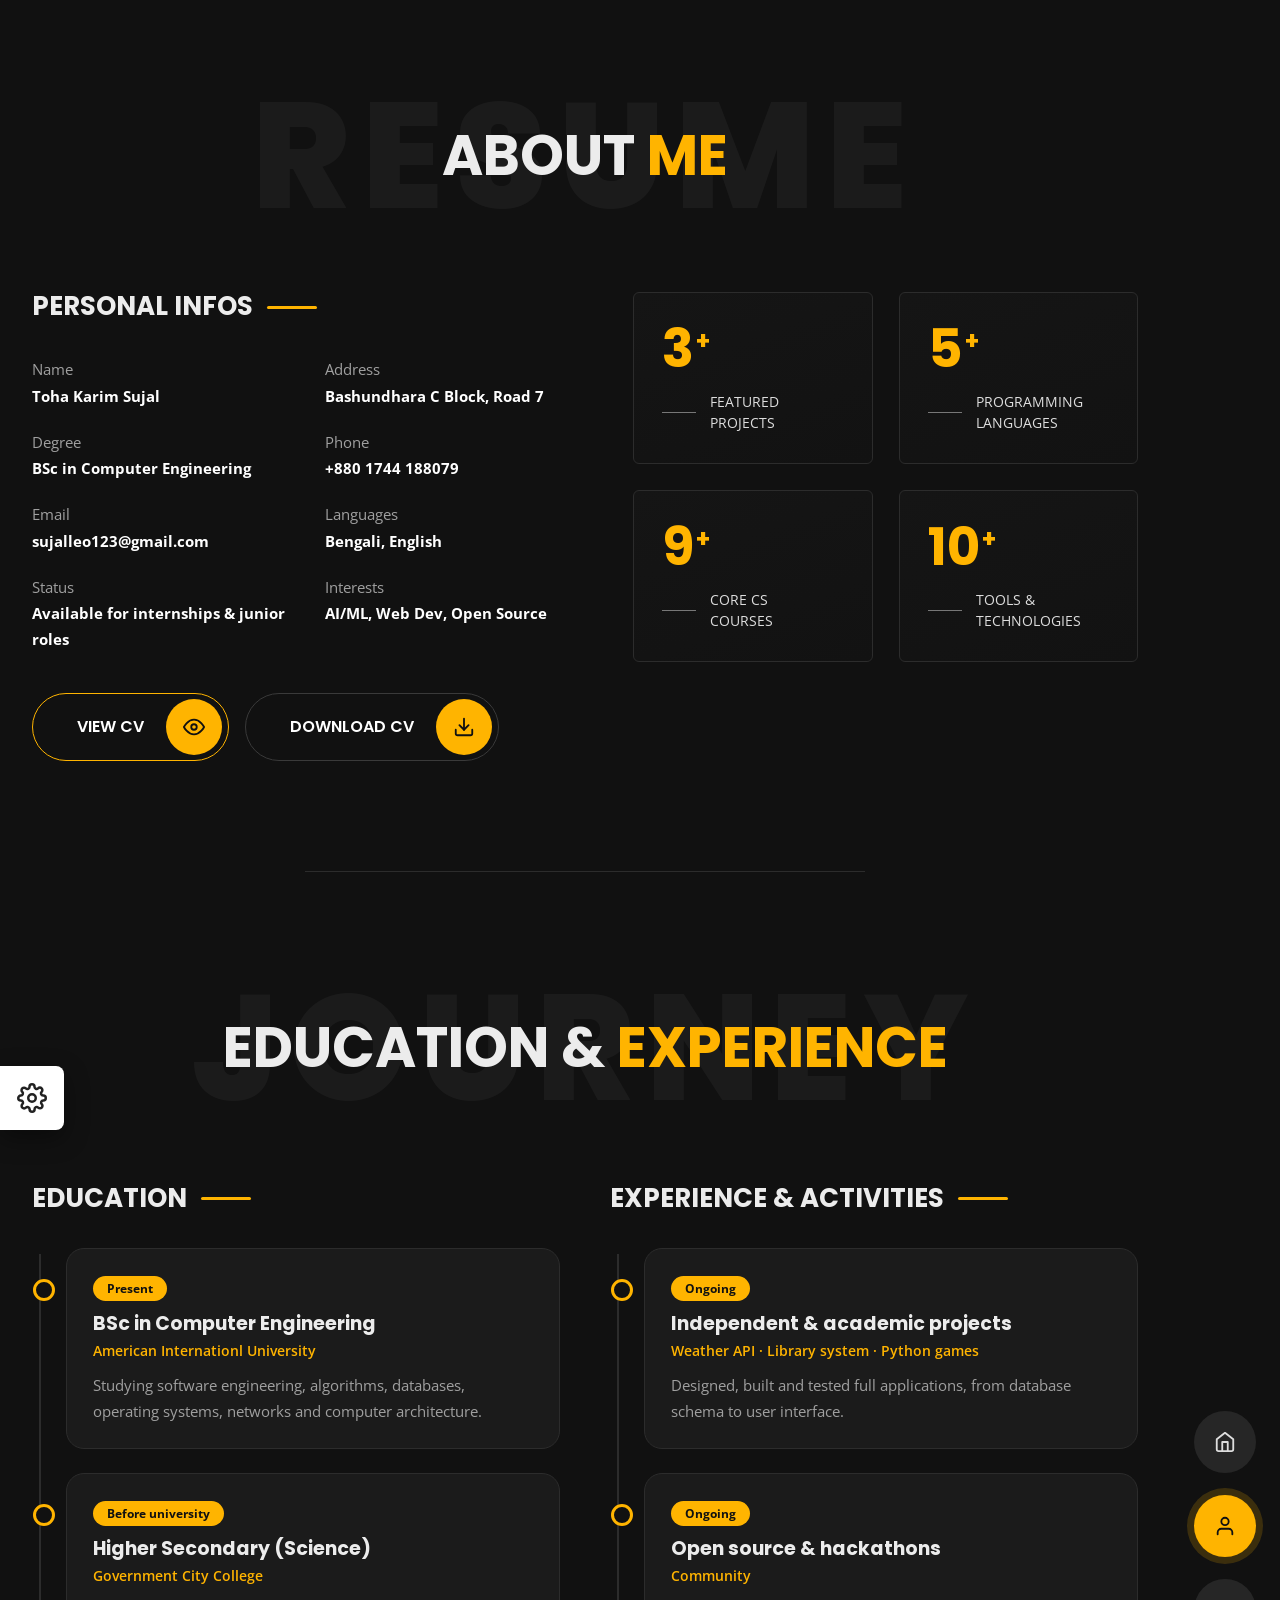
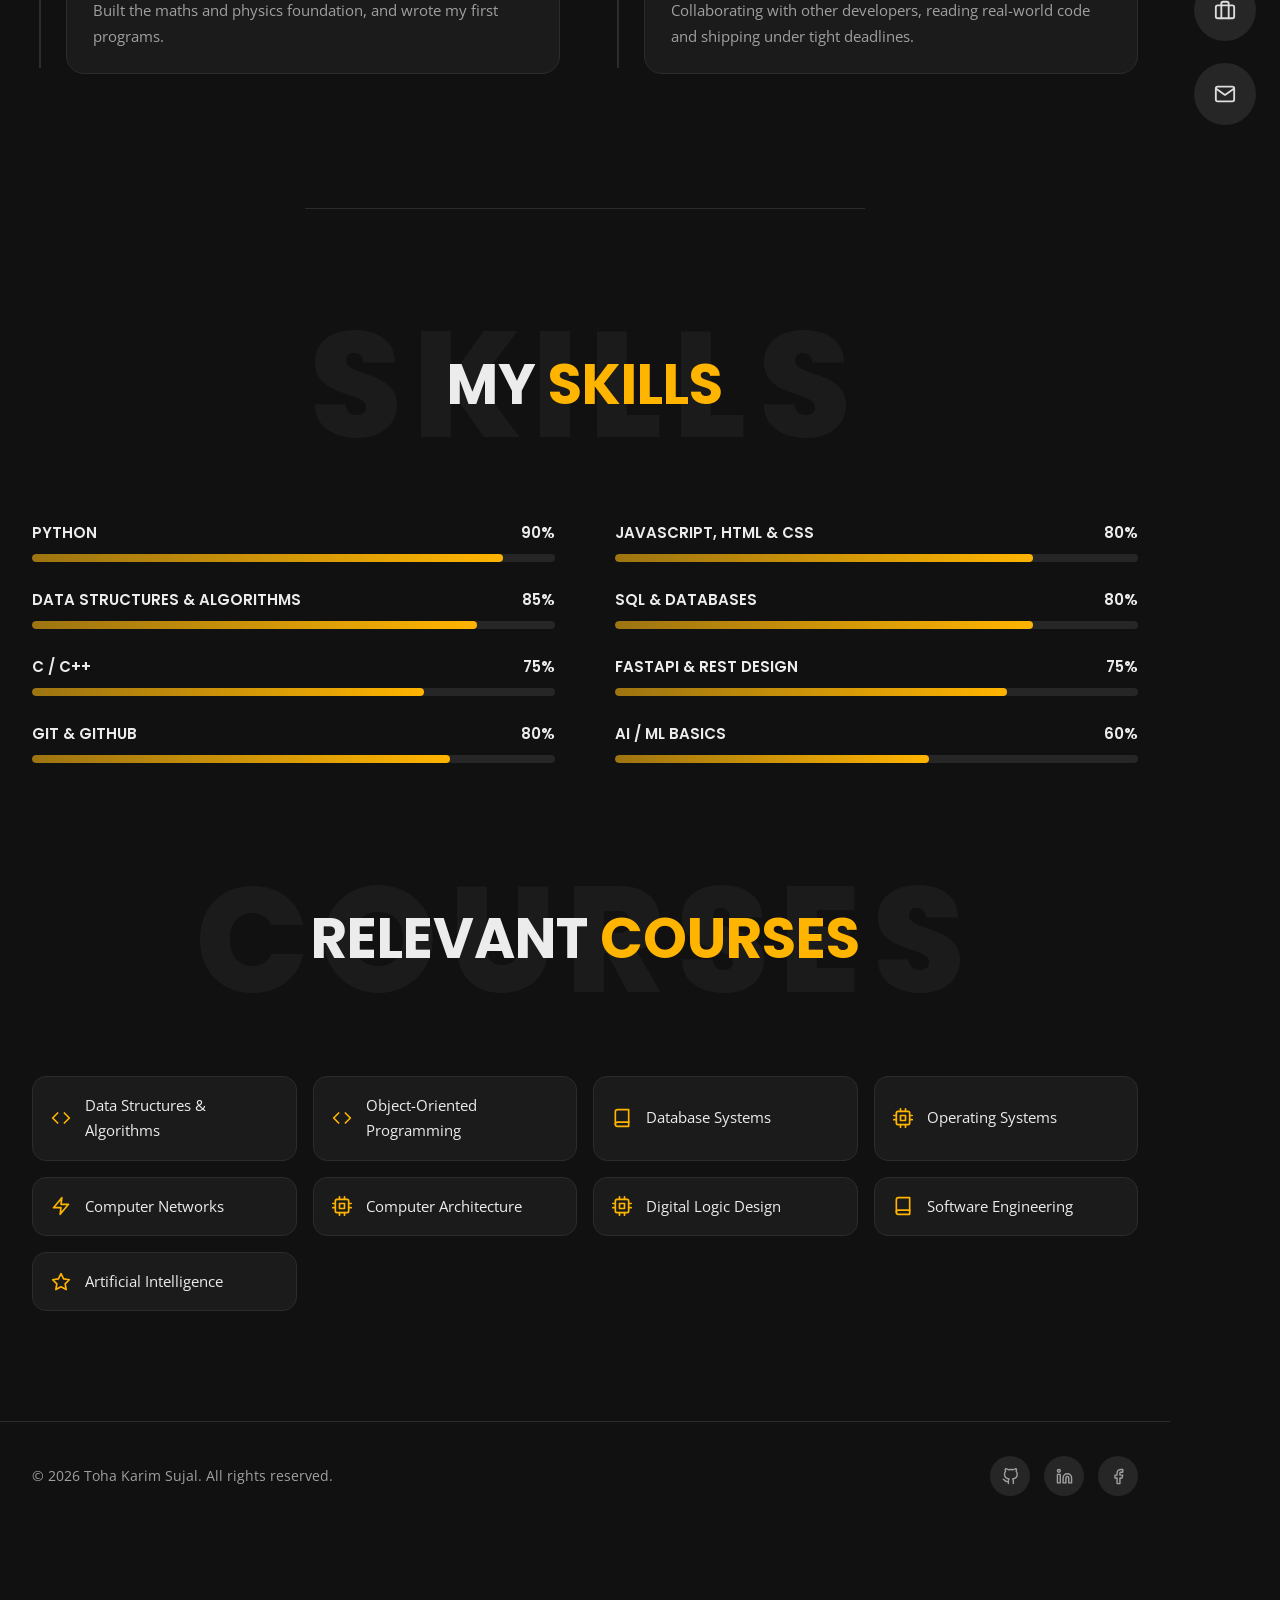
<file: resume.html>
<!doctype html>
<html lang="en">
<head>
  <meta charset="utf-8">
  <meta name="viewport" content="width=device-width,initial-scale=1">
  <title>Resume | Toha Karim Sujal</title>
  <meta name="description" content="Resume, skills and relevant coursework of Toha Karim Sujal.">
  <link rel="icon" href="images/favicon.svg" type="image/svg+xml">
  <link rel="preconnect" href="https://fonts.googleapis.com">
  <link rel="preconnect" href="https://fonts.gstatic.com" crossorigin>
  <link href="https://fonts.googleapis.com/css2?family=Open+Sans:wght@400;600;700&family=Poppins:wght@500;600;700;800&display=swap" rel="stylesheet">
  <link rel="stylesheet" href="css/style.css">
  <script>document.documentElement.classList.add('js')</script>
</head>
<body data-page="resume">

<!-- ============ ABOUT / PERSONAL INFO ============ -->
<section style="padding-top:90px">
  <div class="container">
    <div class="sec-title reveal" data-bg="Resume"><h2>About <em>Me</em></h2></div>

    <div class="info-wrap">
      <div class="reveal">
        <h3 class="sub-title">Personal Infos</h3>
        <ul class="info-list">
          <li>Name <b>Toha Karim Sujal</b></li>
          <li>Address <b data-cfg="address">Bashundhara C Block, Road 7</b></li>
          <li>Degree <b>BSc in Computer Engineering</b></li>
          <li>Phone <b><a href="tel:+8801744188079" data-cfg="phone">+880 1744 188079</a></b></li>
          <li>Email <b><a href="mailto:sijalleo123@gmail.com" data-cfg="email">sujalleo123@gmail.com</a></b></li>
          <li>Languages <b>Bengali, English</b></li>
          <li>Status <b>Available for internships &amp; junior roles</b></li>
          <li>Interests <b>AI/ML, Web Dev, Open Source</b></li>
        </ul>
        <div class="cv-actions">
          <button class="btn" id="toggleViewer" type="button"><span class="lbl">View CV</span> <span class="circle"><i data-icon="eye"></i></span></button>
          <a class="btn ghost" data-cv-href href="assets/Toha_Karim_Sujal_CV.pdf" download>Download CV <span class="circle"><i data-icon="download"></i></span></a>
        </div>
      </div>

      <div class="stats">
        <div class="stat"><div class="n"><b data-to="3">0</b><sup>+</sup></div><p>Featured<br>projects</p></div>
        <div class="stat"><div class="n"><b data-to="5">0</b><sup>+</sup></div><p>Programming<br>languages</p></div>
        <div class="stat"><div class="n"><b data-to="9">0</b><sup>+</sup></div><p>Core CS<br>courses</p></div>
        <div class="stat"><div class="n"><b data-to="10">0</b><sup>+</sup></div><p>Tools &amp;<br>technologies</p></div>
      </div>
    </div>

    <!-- inline CV viewer (opens when you press "View CV") -->
    <div id="cvInline" class="cv-viewer" hidden>
      <div class="cv-bar">
        <b>Toha_Karim_Sujal_CV.pdf</b>
        <div class="mini">
          <button class="mini-btn" data-open-cv type="button"><i data-icon="ext"></i> Full screen</button>
          <a class="mini-btn fill" data-cv-href href="assets/Toha_Karim_Sujal_CV.pdf" download><i data-icon="download"></i> Download</a>
        </div>
      </div>
      <iframe title="CV PDF viewer"></iframe>
    </div>
  </div>
</section>

<div class="divider"></div>

<!-- ============ EDUCATION & EXPERIENCE ============ -->
<section>
  <div class="container">
    <div class="sec-title reveal" data-bg="Journey"><h2>Education &amp; <em>Experience</em></h2></div>
    <div class="two-col">
      <div class="reveal">
        <h3 class="sub-title">Education</h3>
        <div class="timeline">
          <div class="t-item">
            <span class="when">Present</span>
            <h4>BSc in Computer Engineering</h4>
            <div class="where">American Internationl University</div>
            <p>Studying software engineering, algorithms, databases, operating systems, networks and computer architecture.</p>
          </div>
          <div class="t-item">
            <span class="when">Before university</span>
            <h4>Higher Secondary (Science)</h4>
            <div class="where">Government City College</div>
            <p>Built the maths and physics foundation, and wrote my first programs.</p>
          </div>
        </div>
      </div>
      <div class="reveal d1">
        <h3 class="sub-title">Experience &amp; activities</h3>
        <div class="timeline">
          <div class="t-item">
            <span class="when">Ongoing</span>
            <h4>Independent &amp; academic projects</h4>
            <div class="where">Weather API &middot; Library system &middot; Python games</div>
            <p>Designed, built and tested full applications, from database schema to user interface.</p>
          </div>
          <div class="t-item">
            <span class="when">Ongoing</span>
            <h4>Open source &amp; hackathons</h4>
            <div class="where">Community</div>
            <p>Collaborating with other developers, reading real-world code and shipping under tight deadlines.</p>
          </div>
        </div>
      </div>
    </div>
  </div>
</section>

<div class="divider"></div>

<!-- ============ SKILLS ============ -->
<section>
  <div class="container">
    <div class="sec-title reveal" data-bg="Skills"><h2>My <em>Skills</em></h2></div>
    <div class="skills">
      <div class="skill"><div class="top"><span>Python</span><span>90%</span></div><div class="bar"><i data-w="90"></i></div></div>
      <div class="skill"><div class="top"><span>JavaScript, HTML &amp; CSS</span><span>80%</span></div><div class="bar"><i data-w="80"></i></div></div>
      <div class="skill"><div class="top"><span>Data structures &amp; algorithms</span><span>85%</span></div><div class="bar"><i data-w="85"></i></div></div>
      <div class="skill"><div class="top"><span>SQL &amp; databases</span><span>80%</span></div><div class="bar"><i data-w="80"></i></div></div>
      <div class="skill"><div class="top"><span>C / C++</span><span>75%</span></div><div class="bar"><i data-w="75"></i></div></div>
      <div class="skill"><div class="top"><span>FastAPI &amp; REST design</span><span>75%</span></div><div class="bar"><i data-w="75"></i></div></div>
      <div class="skill"><div class="top"><span>Git &amp; GitHub</span><span>80%</span></div><div class="bar"><i data-w="80"></i></div></div>
      <div class="skill"><div class="top"><span>AI / ML basics</span><span>60%</span></div><div class="bar"><i data-w="60"></i></div></div>
    </div>
  </div>
</section>

<!-- ============ COURSES ============ -->
<section style="padding-top:0">
  <div class="container">
    <div class="sec-title reveal" data-bg="Courses"><h2>Relevant <em>Courses</em></h2></div>
    <div class="course-grid reveal">
      <div class="course"><i data-icon="code"></i> Data Structures &amp; Algorithms</div>
      <div class="course"><i data-icon="code"></i> Object-Oriented Programming</div>
      <div class="course"><i data-icon="book"></i> Database Systems</div>
      <div class="course"><i data-icon="cpu"></i> Operating Systems</div>
      <div class="course"><i data-icon="zap"></i> Computer Networks</div>
      <div class="course"><i data-icon="cpu"></i> Computer Architecture</div>
      <div class="course"><i data-icon="cpu"></i> Digital Logic Design</div>
      <div class="course"><i data-icon="book"></i> Software Engineering</div>
      <div class="course"><i data-icon="star"></i> Artificial Intelligence</div>
    </div>
  </div>
</section>

<!-- CV fullscreen modal -->
<div class="modal" id="cvModal" role="dialog" aria-label="CV viewer">
  <div class="box">
    <div class="cv-bar">
      <b>My CV</b>
      <div class="mini">
        <a class="mini-btn fill" data-cv-href href="assets/Toha_Karim_Sujal_CV.pdf" download><i data-icon="download"></i> Download</a>
        <button class="mini-btn" data-close-cv type="button"><i data-icon="x"></i> Close</button>
      </div>
    </div>
    <iframe title="CV PDF"></iframe>
  </div>
</div>

<script src="js/icons.js"></script>
<script src="js/main.js"></script>
</body>
</html>
</file>
<file: css/style.css>
/* =========================================================
   Toha Karim Sujal - Portfolio
   Dark + amber theme. Edit the variables below to restyle.
   ========================================================= */
:root{
  --accent:#ffb400;
  --bg:#111111;
  --bg-2:#161616;
  --card:#1b1b1b;
  --card-2:#242424;
  --line:#2c2c2c;
  --text:#ececec;
  --muted:#a0a0a0;
  --ghost:rgba(255,255,255,.045);
  --radius:22px;
  --nav-w:110px;
  --font-head:'Poppins','Segoe UI',system-ui,sans-serif;
  --font-body:'Open Sans','Segoe UI',system-ui,sans-serif;
}
*{box-sizing:border-box;margin:0;padding:0}
html{scroll-behavior:smooth}
body{
  background:var(--bg);color:var(--text);font-family:var(--font-body);
  line-height:1.75;font-size:16px;overflow-x:hidden;
  padding-right:var(--nav-w);
}
img{max-width:100%;display:block}
a{color:inherit;text-decoration:none}
ul{list-style:none}
svg.ic{width:1em;height:1em;stroke:currentColor;fill:none;stroke-width:2;stroke-linecap:round;stroke-linejoin:round;vertical-align:-.125em}
::selection{background:var(--accent);color:#111}
::-webkit-scrollbar{width:9px}::-webkit-scrollbar-track{background:#0c0c0c}::-webkit-scrollbar-thumb{background:#333;border-radius:9px}

h1,h2,h3,h4{font-family:var(--font-head);line-height:1.15;font-weight:700}
.accent{color:var(--accent)}
.container{width:min(1120px,100% - 64px);margin-inline:auto}
section{padding:110px 0;position:relative}

/* page fade in */
body{animation:pageIn .6s ease both}
@keyframes pageIn{from{opacity:0;transform:translateY(12px)}to{opacity:1;transform:none}}
body.leaving{opacity:0;transform:translateY(-8px);transition:.25s ease}

/* ---------- reveal on scroll ---------- */
.js .reveal{opacity:0;transform:translateY(34px);transition:opacity .8s ease,transform .8s ease}
.js .reveal.in{opacity:1;transform:none}
.js .reveal.d1{transition-delay:.1s}.js .reveal.d2{transition-delay:.2s}.js .reveal.d3{transition-delay:.3s}

/* ---------- side navigation ---------- */
.side-nav{
  position:fixed;right:0;top:0;bottom:0;width:var(--nav-w);
  display:flex;flex-direction:column;align-items:center;justify-content:center;gap:22px;z-index:50;
}
.side-nav a{
  position:relative;width:62px;height:62px;border-radius:50%;display:grid;place-items:center;
  background:#262626;color:#ddd;font-size:22px;transition:.3s;
}
.side-nav a:hover{background:#333;transform:scale(1.08)}
.side-nav a.active{background:var(--accent);color:#111;box-shadow:0 0 0 7px color-mix(in srgb,var(--accent) 18%,transparent)}
.side-nav a span{
  position:absolute;right:76px;background:var(--accent);color:#111;font:600 13px var(--font-head);
  padding:5px 14px;border-radius:30px;white-space:nowrap;opacity:0;transform:translateX(10px);pointer-events:none;transition:.25s;
}
.side-nav a:hover span{opacity:1;transform:none}

/* ---------- theme switcher ---------- */
.theme-toggle{
  position:fixed;left:0;top:34%;z-index:60;background:#fff;color:#222;width:64px;height:64px;
  display:grid;place-items:center;font-size:30px;cursor:pointer;border:0;border-radius:0 8px 8px 0;
  box-shadow:0 8px 24px rgba(0,0,0,.4);transition:transform .3s;
}
.theme-toggle svg{animation:spin 8s linear infinite}
@keyframes spin{to{transform:rotate(360deg)}}
.theme-panel{
  position:fixed;left:-260px;top:34%;width:230px;z-index:59;background:#fff;color:#222;padding:22px 20px 20px 22px;
  border-radius:0 12px 12px 0;transition:left .35s ease;box-shadow:0 8px 24px rgba(0,0,0,.4);
}
.theme-panel.open{left:64px}
.theme-panel h4{font-size:14px;letter-spacing:.08em;margin-bottom:14px;text-transform:uppercase}
.swatches{display:grid;grid-template-columns:repeat(6,1fr);gap:8px}
.swatches button{width:26px;height:26px;border-radius:50%;border:3px solid #fff;outline:2px solid transparent;cursor:pointer;transition:.2s}
.swatches button.on,.swatches button:hover{outline-color:#222}

/* ---------- section titles ---------- */
.sec-title{text-align:center;position:relative;margin-bottom:70px;isolation:isolate}
.sec-title::before{
  content:attr(data-bg);position:absolute;left:50%;top:50%;transform:translate(-50%,-50%);
  font:800 clamp(64px,13vw,150px)/1 var(--font-head);letter-spacing:.07em;color:var(--ghost);z-index:-1;white-space:nowrap;
  text-transform:uppercase;
}
.sec-title h2{font-size:clamp(34px,5.5vw,56px);text-transform:uppercase;padding:34px 0}
.sec-title h2 em{font-style:normal;color:var(--accent)}

/* ---------- buttons ---------- */
.btn{
  display:inline-flex;align-items:center;gap:22px;height:68px;padding:0 6px 0 44px;border-radius:40px;
  border:1px solid var(--accent);background:transparent;color:#fff;cursor:pointer;
  font:600 16px var(--font-head);text-transform:uppercase;transition:.3s;
}
.btn .circle{width:56px;height:56px;border-radius:50%;background:var(--accent);color:#111;display:grid;place-items:center;font-size:22px;font-style:normal;transition:.3s}
.btn:hover{background:color-mix(in srgb,var(--accent) 12%,transparent);transform:translateY(-2px)}
.btn:hover .circle{transform:rotate(-45deg)}
.btn.ghost{border-color:#3a3a3a}
.btn.ghost:hover{border-color:var(--accent)}
.btn-row{display:flex;flex-wrap:wrap;gap:18px}

/* =========================================================
   HOME
   ========================================================= */
.hero{min-height:100vh;padding:0;display:grid;grid-template-columns:5fr 7fr;align-items:center;position:relative;margin-right:calc(var(--nav-w) * -1);padding-right:var(--nav-w)}
.hero::before{ /* amber slab */
  content:"";position:absolute;left:0;top:0;bottom:0;width:37%;
  background:var(--accent);clip-path:polygon(0 0,70% 0,100% 8%,100% 100%,0 100%);
  clip-path:polygon(0 0,66% 0,67% 6%,100% 6%,100% 94%,64% 94%,66% 100%,0 100%);
}
.hero-photo{position:relative;z-index:1;padding:50px 0 50px 50px;height:100vh;min-height:640px;display:flex}
.photo-card{
  position:relative;flex:1;border-radius:34px;overflow:hidden;
  background:
    radial-gradient(circle at 50% 38%,color-mix(in srgb,var(--accent) 55%,#2a1a00) 0%,#1a1a1a 55%,#0b0b0b 100%);
  box-shadow:0 30px 70px rgba(0,0,0,.55);
}
.photo-card::before{content:"";position:absolute;inset:0;background:repeating-linear-gradient(90deg,rgba(255,255,255,.02) 0 2px,transparent 2px 6px)}
.photo-card img{position:absolute;left:50%;bottom:0;transform:translateX(-50%);height:96%;width:auto;max-width:none;filter:drop-shadow(0 18px 24px rgba(0,0,0,.45))}
.photo-card .badge{
  position:absolute;left:22px;bottom:22px;background:rgba(17,17,17,.82);backdrop-filter:blur(6px);border:1px solid #333;border-radius:40px;
  padding:9px 18px 9px 14px;font:600 13px var(--font-head);display:flex;align-items:center;gap:10px;z-index:2
}
.badge b{width:10px;height:10px;border-radius:50%;background:#35e06f;box-shadow:0 0 0 0 rgba(53,224,111,.7);animation:pulse 1.8s infinite}
@keyframes pulse{70%{box-shadow:0 0 0 10px rgba(53,224,111,0)}100%{box-shadow:0 0 0 0 rgba(53,224,111,0)}}

.hero-text{position:relative;z-index:1;padding:40px 40px 40px 8%}
.hero-text .hi{display:flex;align-items:center;gap:20px;color:var(--accent);margin-bottom:6px}
.hero-text .hi::before{content:"";width:50px;height:3px;background:var(--accent);border-radius:3px}
.hero-text h1{font-size:clamp(30px,3.7vw,58px);text-transform:uppercase;letter-spacing:-.01em}
.hero-text h1 .name{color:var(--accent);display:block;padding-left:70px}
.hero-text h1 .role{display:block;padding-left:70px;white-space:nowrap}
.cursor{display:inline-block;width:3px;height:.9em;background:var(--accent);margin-left:6px;vertical-align:-.1em;animation:blink 1s steps(1) infinite}
@keyframes blink{50%{opacity:0}}
.hero-text p{max-width:600px;margin:30px 0 40px;font-size:17px;color:#ddd;line-height:2}
.hero-meta{display:flex;gap:34px;margin-top:46px;flex-wrap:wrap}
.hero-meta div{border-left:3px solid var(--accent);padding-left:14px}
.hero-meta b{display:block;font:700 22px var(--font-head)}
.hero-meta small{color:var(--muted);font-size:13px;text-transform:uppercase;letter-spacing:.06em}

/* intro */
.intro-grid{display:grid;grid-template-columns:5fr 7fr;gap:60px;align-items:start}
.intro-aside{position:sticky;top:40px}
.intro-aside h3{font-size:34px;text-transform:uppercase;margin-bottom:22px}
.intro-aside .line{width:70px;height:4px;background:var(--accent);border-radius:4px;margin-bottom:26px}
.facts{display:grid;gap:14px;margin-top:26px}
.facts li{display:flex;gap:14px;align-items:center;background:var(--card);border:1px solid var(--line);padding:14px 18px;border-radius:16px;color:#ddd;font-size:15px}
.facts li .ic{color:var(--accent);font-size:20px;flex:none}
.intro-text p{color:#cfcfcf;margin-bottom:22px;font-size:17px;line-height:1.95}
.intro-text p:first-child::first-letter{font:800 64px/0.9 var(--font-head);color:var(--accent);float:left;padding:6px 12px 0 0}
.chips{display:flex;flex-wrap:wrap;gap:10px}
.chip{padding:7px 16px;border-radius:30px;background:var(--card-2);border:1px solid #333;font-size:13.5px;color:#ddd;transition:.25s}
.chip:hover{border-color:var(--accent);color:var(--accent)}

/* project cards */
.cards{display:grid;grid-template-columns:repeat(auto-fit,minmax(310px,1fr));gap:30px}
.card{
  background:var(--card);border:1px solid var(--line);border-radius:var(--radius);overflow:hidden;
  display:flex;flex-direction:column;transition:.35s;
}
.card:hover{transform:translateY(-8px);border-color:var(--accent);box-shadow:0 20px 40px rgba(0,0,0,.45)}
.card .thumb{aspect-ratio:12/7;overflow:hidden;position:relative;background:#0c0c0c}
.card .thumb img{width:100%;height:100%;object-fit:cover;transition:.6s}
.card:hover .thumb img{transform:scale(1.07)}
.card .num{position:absolute;left:16px;top:14px;font:800 15px var(--font-head);background:var(--accent);color:#111;padding:3px 13px;border-radius:30px}
.card .body{padding:26px 26px 28px;display:flex;flex-direction:column;flex:1}
.card h3{font-size:22px;margin-bottom:10px}
.card p{color:var(--muted);font-size:15px;margin-bottom:18px;flex:1}
.tags{display:flex;flex-wrap:wrap;gap:8px;margin-bottom:20px}
.tags span{font-size:12px;font-weight:600;padding:4px 12px;border-radius:30px;background:color-mix(in srgb,var(--accent) 14%,transparent);color:var(--accent)}
.link-arrow{display:inline-flex;align-items:center;gap:10px;font:600 14px var(--font-head);text-transform:uppercase;color:var(--accent)}
.link-arrow svg{transition:.3s}
.card:hover .link-arrow svg,.link-arrow:hover svg{transform:translateX(6px)}

.cta{text-align:center;background:linear-gradient(135deg,var(--card),#0e0e0e);border:1px solid var(--line);border-radius:30px;padding:70px 30px}
.cta h2{font-size:clamp(28px,4vw,44px);text-transform:uppercase;margin-bottom:14px}
.cta p{color:var(--muted);max-width:560px;margin:0 auto 34px}

/* =========================================================
   RESUME
   ========================================================= */
.sub-title{font-size:26px;text-transform:uppercase;margin-bottom:34px;display:flex;align-items:center;gap:14px}
.sub-title::after{content:"";height:3px;width:50px;background:var(--accent);border-radius:3px}
.info-wrap{display:grid;grid-template-columns:1.1fr 1fr;gap:46px;align-items:start}
.info-list{display:grid;grid-template-columns:1fr 1fr;gap:20px 30px;margin-bottom:40px}
.info-list li{color:var(--muted);font-size:15px}
.info-list li b{color:#fff;font-weight:700;display:block;word-break:break-word}
.stats{display:grid;grid-template-columns:1fr 1fr;gap:26px}
.stat{border:1px solid var(--line);border-radius:6px;padding:30px 28px;background:linear-gradient(160deg,#151515,#121212);transition:.3s}
.stat:hover{border-color:var(--accent);transform:translateY(-5px)}
.stat .n{font:700 52px/1 var(--font-head);color:var(--accent)}
.stat .n sup{font-size:24px;top:-.9em;margin-left:2px}
.stat p{margin-top:16px;display:flex;gap:14px;align-items:center;text-transform:uppercase;font-size:14px;color:#ddd;line-height:1.5}
.stat p::before{content:"";width:34px;height:1px;background:#777;flex:none}
.cv-actions{display:flex;flex-wrap:wrap;gap:16px}

.divider{height:1px;background:var(--line);width:min(560px,70%);margin:0 auto}

.two-col{display:grid;grid-template-columns:1fr 1fr;gap:50px}
.timeline{position:relative;padding-left:34px}
.timeline::before{content:"";position:absolute;left:7px;top:6px;bottom:6px;width:2px;background:var(--line)}
.t-item{position:relative;background:var(--card);border:1px solid var(--line);border-radius:18px;padding:24px 26px;margin-bottom:24px;transition:.3s}
.t-item:hover{border-color:var(--accent);transform:translateX(6px)}
.t-item::before{content:"";position:absolute;left:-34px;top:30px;width:16px;height:16px;border-radius:50%;background:var(--bg);border:3px solid var(--accent)}
.t-item .when{display:inline-block;font-size:12px;font-weight:700;color:#111;background:var(--accent);padding:2px 14px;border-radius:30px;margin-bottom:12px}
.t-item h4{font-size:19px;margin-bottom:4px}
.t-item .where{color:var(--accent);font-size:14px;font-weight:600;margin-bottom:10px}
.t-item p{color:var(--muted);font-size:14.5px}

.skills{display:grid;grid-template-columns:1fr 1fr;gap:26px 60px}
.skill .top{display:flex;justify-content:space-between;font:600 15px var(--font-head);margin-bottom:10px;text-transform:uppercase}
.skill .bar{height:8px;background:#262626;border-radius:8px;overflow:hidden}
.skill .bar i{display:block;height:100%;width:0;border-radius:8px;background:linear-gradient(90deg,color-mix(in srgb,var(--accent) 55%,#fff0),var(--accent));transition:width 1.4s cubic-bezier(.2,.8,.2,1)}
.course-grid{display:grid;grid-template-columns:repeat(auto-fill,minmax(230px,1fr));gap:16px}
.course{display:flex;gap:14px;align-items:center;background:var(--card);border:1px solid var(--line);border-radius:14px;padding:16px 18px;font-size:14.5px;transition:.3s}
.course:hover{border-color:var(--accent);transform:translateY(-3px)}
.course .ic{color:var(--accent);font-size:20px;flex:none}

.cv-viewer{margin-top:20px;border:1px solid var(--line);border-radius:var(--radius);overflow:hidden;background:#0c0c0c}
.cv-bar{display:flex;justify-content:space-between;align-items:center;padding:14px 22px;background:var(--card);border-bottom:1px solid var(--line);gap:14px;flex-wrap:wrap}
.cv-bar b{font-family:var(--font-head)}
.cv-bar .mini{display:flex;gap:10px}
.mini-btn{display:inline-flex;gap:8px;align-items:center;padding:8px 18px;border-radius:30px;border:1px solid #3a3a3a;font:600 13px var(--font-head);cursor:pointer;background:transparent;color:#fff;transition:.25s}
.mini-btn:hover{border-color:var(--accent);color:var(--accent)}
.mini-btn.fill{background:var(--accent);border-color:var(--accent);color:#111}
.mini-btn.fill:hover{color:#111;filter:brightness(1.1)}
.cv-viewer iframe{width:100%;height:min(86vh,980px);border:0;display:block;background:#525659}

/* modal */
.modal{position:fixed;inset:0;z-index:100;background:rgba(0,0,0,.86);backdrop-filter:blur(6px);display:none;align-items:center;justify-content:center;padding:30px}
.modal.open{display:flex;animation:pageIn .3s}
.modal .box{width:min(1000px,100%);height:min(92vh,1100px);background:var(--card);border-radius:20px;overflow:hidden;display:flex;flex-direction:column;border:1px solid var(--line)}
.modal iframe{flex:1;border:0;background:#525659}

/* =========================================================
   PROJECTS LIST / DETAIL
   ========================================================= */
.page-head{padding:90px 0 0}
.filters{display:flex;gap:12px;justify-content:center;flex-wrap:wrap;margin:-30px 0 50px}
.filters button{background:var(--card);border:1px solid var(--line);color:#ddd;padding:9px 24px;border-radius:30px;font:600 14px var(--font-head);cursor:pointer;transition:.25s}
.filters button:hover,.filters button.on{background:var(--accent);color:#111;border-color:var(--accent)}
.card.hide{display:none}

.back{display:inline-flex;gap:10px;align-items:center;color:var(--muted);font:600 14px var(--font-head);text-transform:uppercase;margin-bottom:34px;transition:.25s}
.back:hover{color:var(--accent)}
.proj-hero{padding:80px 0 30px}
.proj-hero .kicker{color:var(--accent);font:700 14px var(--font-head);letter-spacing:.2em;text-transform:uppercase;display:flex;align-items:center;gap:14px;margin-bottom:16px}
.proj-hero .kicker::before{content:"";width:46px;height:3px;background:var(--accent)}
.proj-hero h1{font-size:clamp(34px,5vw,64px);text-transform:uppercase;max-width:900px}
.proj-hero h1 em{font-style:normal;color:var(--accent)}
.proj-hero .lead{color:#cfcfcf;font-size:18px;max-width:780px;margin:24px 0 0;line-height:1.9}
.cover{margin:46px 0 0;border-radius:28px;overflow:hidden;border:1px solid var(--line);cursor:zoom-in;box-shadow:0 30px 60px rgba(0,0,0,.45)}
.cover img{width:100%}
.meta{display:grid;grid-template-columns:repeat(auto-fit,minmax(200px,1fr));gap:20px;margin-top:40px}
.meta div{background:var(--card);border:1px solid var(--line);border-radius:16px;padding:18px 22px}
.meta small{display:block;color:var(--muted);text-transform:uppercase;letter-spacing:.08em;font-size:12px;margin-bottom:4px}
.meta b{font-family:var(--font-head);font-size:15.5px}

.block{padding:70px 0 0}
.block h2{font-size:clamp(26px,3.4vw,38px);text-transform:uppercase;margin-bottom:22px}
.block h2 em{font-style:normal;color:var(--accent)}
.block p{color:#cfcfcf;max-width:820px;margin-bottom:16px;font-size:16.5px}
.role-box{background:linear-gradient(135deg,color-mix(in srgb,var(--accent) 16%,#161616),#141414);border:1px solid color-mix(in srgb,var(--accent) 45%,#222);border-radius:var(--radius);padding:34px 38px;margin-top:10px}
.role-box h3{font-size:20px;margin-bottom:16px;text-transform:uppercase;color:var(--accent)}
.role-box li{display:flex;gap:12px;margin-bottom:10px;color:#e4e4e4;font-size:15.5px}
.role-box li .ic{color:var(--accent);flex:none;margin-top:5px}

.steps{display:grid;gap:34px;margin-top:34px}
.step{display:grid;grid-template-columns:90px 1fr;gap:26px}
.step .no{font:800 52px/1 var(--font-head);color:var(--accent);opacity:.9}
.step .content{background:var(--card);border:1px solid var(--line);border-radius:var(--radius);padding:30px;transition:.3s}
.step .content:hover{border-color:color-mix(in srgb,var(--accent) 60%,#222)}
.step h3{font-size:22px;margin-bottom:6px}
.step .why{display:inline-block;font-size:12.5px;font-weight:700;letter-spacing:.06em;text-transform:uppercase;color:var(--accent);margin-bottom:12px}
.step p{color:#cfcfcf;font-size:15.5px;margin-bottom:14px}
.step figure{margin-top:20px}
.step figure img{border-radius:14px;border:1px solid var(--line);cursor:zoom-in;transition:.3s;width:100%}
.step figure img:hover{border-color:var(--accent)}
.step figcaption{font-size:13px;color:var(--muted);margin-top:10px;text-align:center}
.decision{margin-top:18px;border-left:4px solid var(--accent);background:rgba(255,255,255,.03);padding:14px 20px;border-radius:0 12px 12px 0;font-size:15px;color:#ddd}
.decision b{color:var(--accent)}

pre{background:#0b0b0b;border:1px solid var(--line);border-radius:16px;padding:22px 24px;overflow:auto;font:14px/1.7 'Fira Code','Cascadia Code',Consolas,monospace;color:#d6d6d6;margin-top:16px;tab-size:4}
pre .k{color:#ff8a65}pre .s{color:#9be28b}pre .c{color:#6f7a85;font-style:italic}pre .f{color:var(--accent)}
.code-title{display:flex;align-items:center;gap:8px;margin-top:20px;font:600 13px var(--font-head);color:var(--muted)}
.code-title i{width:11px;height:11px;border-radius:50%;background:#ff5f57;display:inline-block}
.code-title i:nth-child(2){background:#febc2e}.code-title i:nth-child(3){background:#28c840}
.code-title span{margin-left:8px}

.gallery{display:grid;grid-template-columns:repeat(auto-fit,minmax(300px,1fr));gap:24px;margin-top:20px}
.gallery figure img{border-radius:16px;border:1px solid var(--line);cursor:zoom-in;transition:.3s}
.gallery figure img:hover{border-color:var(--accent);transform:translateY(-4px)}
.gallery figcaption{margin-top:10px;color:var(--muted);font-size:13.5px;text-align:center}

.results{display:grid;grid-template-columns:repeat(auto-fit,minmax(200px,1fr));gap:20px;margin-top:20px}
.results div{background:var(--card);border:1px solid var(--line);border-radius:16px;padding:22px}
.results b{display:block;font:700 34px var(--font-head);color:var(--accent)}
.results span{font-size:14px;color:var(--muted)}
.learn li{display:flex;gap:12px;margin-bottom:12px;color:#d4d4d4}
.learn .ic{color:var(--accent);margin-top:5px;flex:none}
.pn{display:grid;grid-template-columns:1fr 1fr;gap:24px;margin-top:90px}
.pn a{background:var(--card);border:1px solid var(--line);border-radius:20px;padding:26px 30px;transition:.3s;display:block}
.pn a:hover{border-color:var(--accent);transform:translateY(-4px)}
.pn small{color:var(--muted);text-transform:uppercase;letter-spacing:.1em;font-size:12px}
.pn b{display:block;font:700 19px var(--font-head);margin-top:4px}
.pn .next{text-align:right}

/* lightbox */
.lightbox{position:fixed;inset:0;background:rgba(0,0,0,.92);z-index:120;display:none;align-items:center;justify-content:center;padding:30px;cursor:zoom-out}
.lightbox.open{display:flex;animation:pageIn .25s}
.lightbox img{max-height:92vh;border-radius:14px;box-shadow:0 20px 60px #000}

/* =========================================================
   CONTACT
   ========================================================= */
.contact-grid{display:grid;grid-template-columns:5fr 7fr;gap:50px;align-items:start}
.contact-grid h3{font-size:28px;text-transform:uppercase;margin-bottom:18px}
.contact-grid > div:first-child > p{color:#ddd;margin-bottom:30px}
.c-item{display:flex;gap:16px;align-items:center;margin-bottom:26px}
.c-item .ico{width:44px;height:44px;border-radius:8px;background:var(--accent);color:#111;display:grid;place-items:center;font-size:22px;flex:none}
.c-item small{display:block;color:#ddd;text-transform:uppercase;font-size:15px;line-height:1.2}
.c-item b{font-size:17px;font-family:var(--font-head);word-break:break-all}
.socials{display:flex;gap:14px;margin-top:34px}
.socials a{width:50px;height:50px;border-radius:50%;background:#262626;display:grid;place-items:center;font-size:20px;transition:.3s}
.socials a:hover{background:var(--accent);color:#111;transform:translateY(-4px)}
.form{display:grid;grid-template-columns:repeat(3,1fr);gap:20px}
.form input,.form textarea{
  width:100%;background:#262626;border:2px solid transparent;color:#fff;font:15px var(--font-body);
  padding:0 30px;height:58px;border-radius:40px;outline:0;transition:.25s
}
.form textarea{grid-column:1/-1;height:200px;border-radius:30px;padding:22px 30px;resize:vertical}
.form input::placeholder,.form textarea::placeholder{color:#777;text-transform:uppercase}
.form input:focus,.form textarea:focus{border-color:var(--accent);background:#2b2b2b}
.form .btn{grid-column:1/-1;justify-self:start;margin-top:6px}
.map-card{margin-top:60px;background:var(--card);border:1px solid var(--line);border-radius:var(--radius);padding:28px 32px;display:flex;gap:20px;align-items:center;flex-wrap:wrap;justify-content:space-between}
.map-card .c-item{margin:0}

.toast{position:fixed;left:50%;bottom:34px;transform:translate(-50%,120px);background:var(--accent);color:#111;font:600 15px var(--font-head);padding:14px 28px;border-radius:40px;z-index:200;transition:.4s;box-shadow:0 10px 30px rgba(0,0,0,.5);opacity:0;visibility:hidden}
.toast.show{transform:translate(-50%,0);opacity:1;visibility:visible}

footer{border-top:1px solid var(--line);padding:34px 0 40px;color:var(--muted);font-size:14px}
footer .container{display:flex;justify-content:space-between;gap:16px;flex-wrap:wrap;align-items:center}
footer .socials{margin:0}footer .socials a{width:40px;height:40px;font-size:17px}

/* =========================================================
   RESPONSIVE
   ========================================================= */
@media (max-width:1100px){
  .hero-text h1 .name,.hero-text h1 .role{padding-left:0}
  .hero-text h1 .role{white-space:normal}
}
@media (max-width:960px){
  :root{--nav-w:0px}
  body{padding-right:0;padding-bottom:84px}
  .side-nav{top:auto;left:0;right:0;bottom:0;width:100%;height:74px;flex-direction:row;gap:14px;background:rgba(14,14,14,.94);backdrop-filter:blur(10px);border-top:1px solid var(--line)}
  .side-nav a{width:52px;height:52px;font-size:20px}
  .side-nav a span{display:none}
  .side-nav a.active{box-shadow:none}
  .theme-toggle{top:12px;width:46px;height:46px;font-size:22px;border-radius:0 8px 8px 0}
  .theme-panel{top:12px}.theme-panel.open{left:46px}
  .hero{grid-template-columns:1fr;margin-right:0;padding-right:0;padding-top:70px}
  .hero::before{width:100%;height:60%;bottom:auto;clip-path:none}
  .hero-photo{height:70vh;min-height:460px;padding:20px 24px 0}
  .hero-text{padding:50px 28px 70px}
  .intro-grid,.info-wrap,.two-col,.contact-grid{grid-template-columns:1fr}
  .intro-aside{position:static}
  .skills{grid-template-columns:1fr}
  .container{width:min(1120px,100% - 44px)}
  section{padding:80px 0}
  .step{grid-template-columns:1fr;gap:10px}
  .step .no{font-size:38px}
  .form{grid-template-columns:1fr}
  .pn{grid-template-columns:1fr}
}
@media (max-width:560px){
  .info-list,.stats{grid-template-columns:1fr}
  .btn{height:60px;padding-left:30px;font-size:14px;gap:14px}
  .btn .circle{width:48px;height:48px}
  .role-box,.step .content{padding:24px 20px}
}
@media (prefers-reduced-motion:reduce){
  *,*::before,*::after{animation:none!important;transition:none!important}
  .js .reveal{opacity:1;transform:none}
}
</file>
